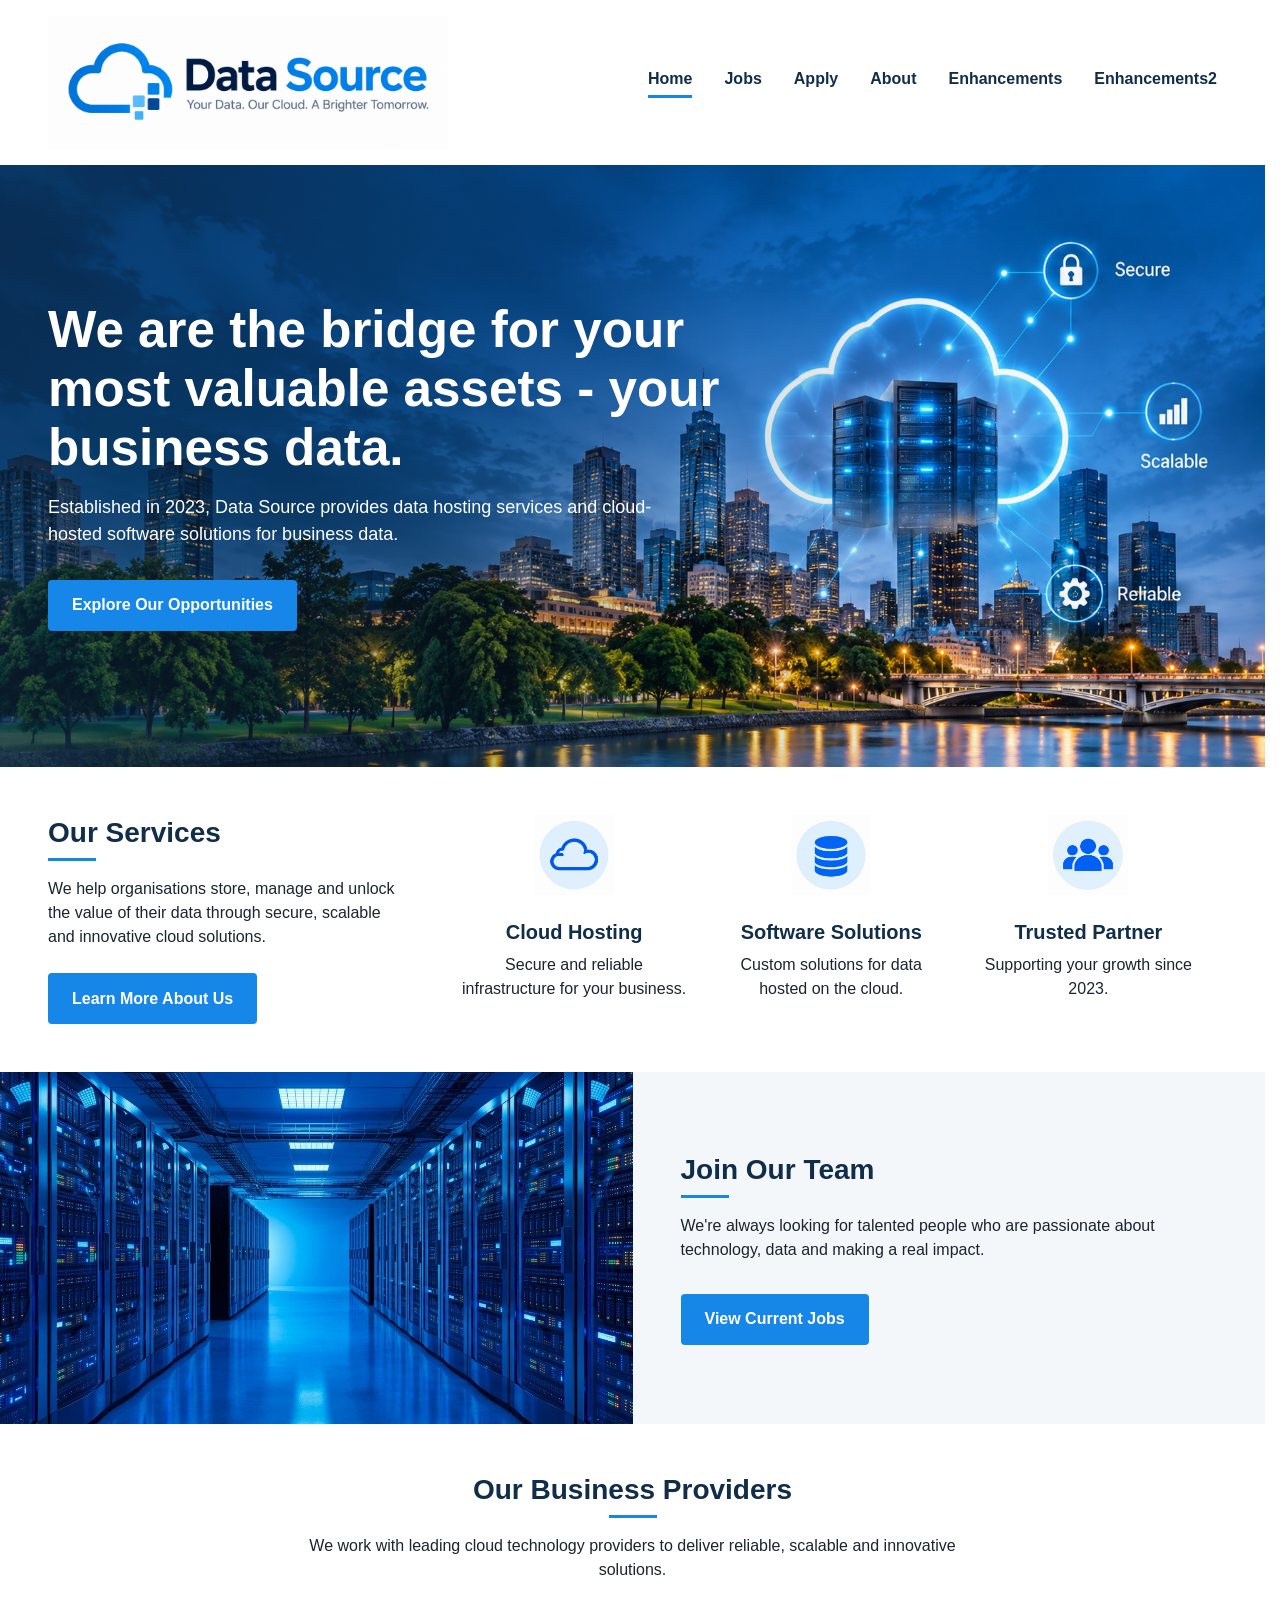
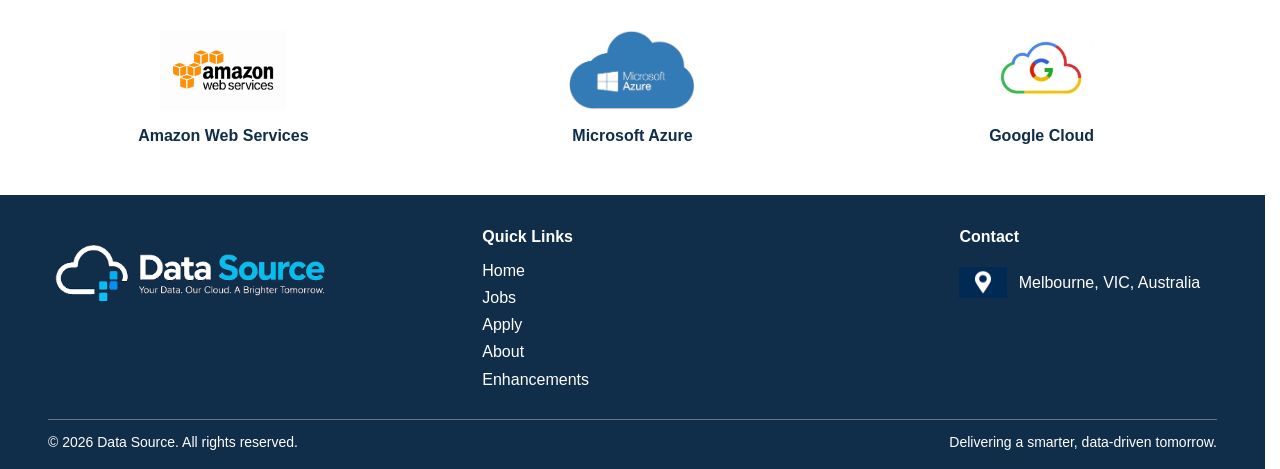
<file: index.html>
<!DOCTYPE html>
<html lang="en">

<head>
    <meta charset="UTF-8">
    <meta name="viewport" content="width=device-width, initial-scale=1.0">

    <meta name="description" content="Data Source provides data hosting and cloud software solutions for businesses.">

    <meta name="keywords" content="Data Source, cloud hosting, software solutions, business data">

    <meta name="author" content="Nikolaos Anestakis">

    <title>Home - Data Source</title>
    <link rel="icon" type="image/png" href="images/favicon.png">
    <link href="styles/style.css" rel="stylesheet">
    <script src="scripts/apply.js" defer></script>
    <script src="scripts/enhancements.js" defer></script>
<link rel="stylesheet" href="styles/hamburger.css?v=4504e7e9d7d9">
</head>

<body>

    <header class="site-header">

        <a href="index.html" class="site-brand">
            <img src="images/data-source-logo.png" alt="Data Source" class="site-logo">
        </a>

        <nav aria-label="Main navigation">
            <ul>
                <li>
                    <a href="index.html" class="active">Home</a>
                </li>

                <li>
                    <a href="jobs.html">Jobs</a>
                </li>

                <li>
                    <a href="apply.html">Apply</a>
                </li>

                <li>
                    <a href="about.html">About</a>
                </li>

                <li>
                    <a href="enhancements.html">Enhancements</a>
                </li>
<li><a href="enhancements2.html">Enhancements2</a></li>

            </ul>
        </nav>

    <button type="button" id="ds-menu-open" class="ds-menu-toggle" aria-label="Open navigation" aria-controls="ds-menu-drawer" aria-expanded="false"><span class="ds-menu-icon" aria-hidden="true"><span class="ds-menu-line ds-menu-top"></span><span class="ds-menu-line ds-menu-mid"></span><span class="ds-menu-line ds-menu-bottom"></span></span></button>
</header>
<dialog id="ds-menu-drawer" class="ds-menu-drawer" aria-labelledby="ds-menu-title">
<button type="button" id="ds-menu-close" class="ds-menu-toggle open" aria-label="Close navigation"><span class="ds-menu-icon" aria-hidden="true"><span class="ds-menu-line ds-menu-top"></span><span class="ds-menu-line ds-menu-mid"></span><span class="ds-menu-line ds-menu-bottom"></span></span></button>
<p id="ds-menu-title" class="ds-menu-heading">Data Source navigation</p>
<nav aria-label="Mobile navigation"><ul>
                <li>
                    <a href="index.html" class="active">Home</a>
                </li>

                <li>
                    <a href="jobs.html">Jobs</a>
                </li>

                <li>
                    <a href="apply.html">Apply</a>
                </li>

                <li>
                    <a href="about.html">About</a>
                </li>

                <li>
                    <a href="enhancements.html">Enhancements</a>
                </li>
<li><a href="enhancements2.html">Enhancements2</a></li>

            </ul></nav>
<p class="ds-menu-footer">Technology. People. Possibility.</p>
</dialog>


    <main>

        <section class="hero">

            <div class="hero-content">

                <h1>
                    We are the bridge for your most valuable assets - your business data.
                </h1>

                <p>
                    Established in 2023, Data Source provides data hosting services
                    and cloud-hosted software solutions for business data.
                </p>

                <a href="jobs.html" class="hero-cta">
                    Explore Our Opportunities
                </a>

            </div>

        </section>


        <section class="services">

            <div class="services-intro">

                <h2>Our Services</h2>

                <p>
                    We help organisations store, manage and unlock the value of their
                    data through secure, scalable and innovative cloud solutions.
                </p>

                <a href="about.html" class="services-cta">
                    Learn More About Us
                </a>

            </div>


            <article class="service-item">

                <img src="images/cloud.png" alt="Cloud hosting icon" class="service-icon">

                <h3>Cloud Hosting</h3>

                <p>
                    Secure and reliable infrastructure for your business.
                </p>

            </article>


            <article class="service-item">

                <img src="images/database.png" alt="Software solutions icon" class="service-icon">

                <h3>Software Solutions</h3>

                <p>
                    Custom solutions for data hosted on the cloud.
                </p>

            </article>


            <article class="service-item">

                <img src="images/people.png" alt="Trusted partner icon" class="service-icon">

                <h3>Trusted Partner</h3>

                <p>
                    Supporting your growth since 2023.
                </p>

            </article>

        </section>
        <section class="join-team">

            <div class="join-team-image">

                <img src="images/server-room.png" alt="Data centre server room">

            </div>

            <div class="join-team-content">

                <h2>Join Our Team</h2>

                <p>

                    We're always looking for talented people who are passionate

                    about technology, data and making a real impact.

                </p>

                <a href="jobs.html" class="join-team-cta">

                    View Current Jobs

                </a>

            </div>

        </section>

        <section class="cloud-providers">

            <h2>Our Business Providers</h2>

            <p>
                We work with leading cloud technology providers to deliver
                reliable, scalable and innovative solutions.
            </p>

            <div class="provider-list">

                <div class="provider">
                    <img src="images/aws.png" alt="Amazon Web Services">
                    <h3>Amazon Web Services</h3>
                </div>

                <div class="provider">
                    <img src="images/azure.png" alt="Microsoft Azure">
                    <h3>Microsoft Azure</h3>
                </div>

                <div class="provider">
                    <img src="images/google-cloud.jpg" alt="Google Cloud">
                    <h3>Google Cloud</h3>
                </div>

            </div>

        </section>

    </main>


    <footer class="site-footer">

        <div class="footer-content">

            <div class="footer-brand">

                <img src="images/data-source-logo-blue.png" alt="Data Source" class="footer-logo">

            </div>


            <div class="footer-links">

                <h2>Quick Links</h2>

                <ul>
                    <li>
                        <a href="index.html">Home</a>
                    </li>

                    <li>
                        <a href="jobs.html">Jobs</a>
                    </li>

                    <li>
                        <a href="apply.html">Apply</a>
                    </li>

                    <li>
                        <a href="about.html">About</a>
                    </li>

                    <li>
                        <a href="enhancements.html">Enhancements</a>
                    </li>
                </ul>

            </div>


            <div class="footer-contact">

                <h2>Contact</h2>

                <p>
                    <img src="images/icon-location-white.png" alt="" class="footer-icon">

                    Melbourne, VIC, Australia
                </p>

            </div>

        </div>


        <div class="footer-bottom">

            <p>
                &copy; 2026 Data Source. All rights reserved.
            </p>

            <p>
                Delivering a smarter, data-driven tomorrow.
            </p>

        </div>

    </footer>

</body>

</html>
</file>
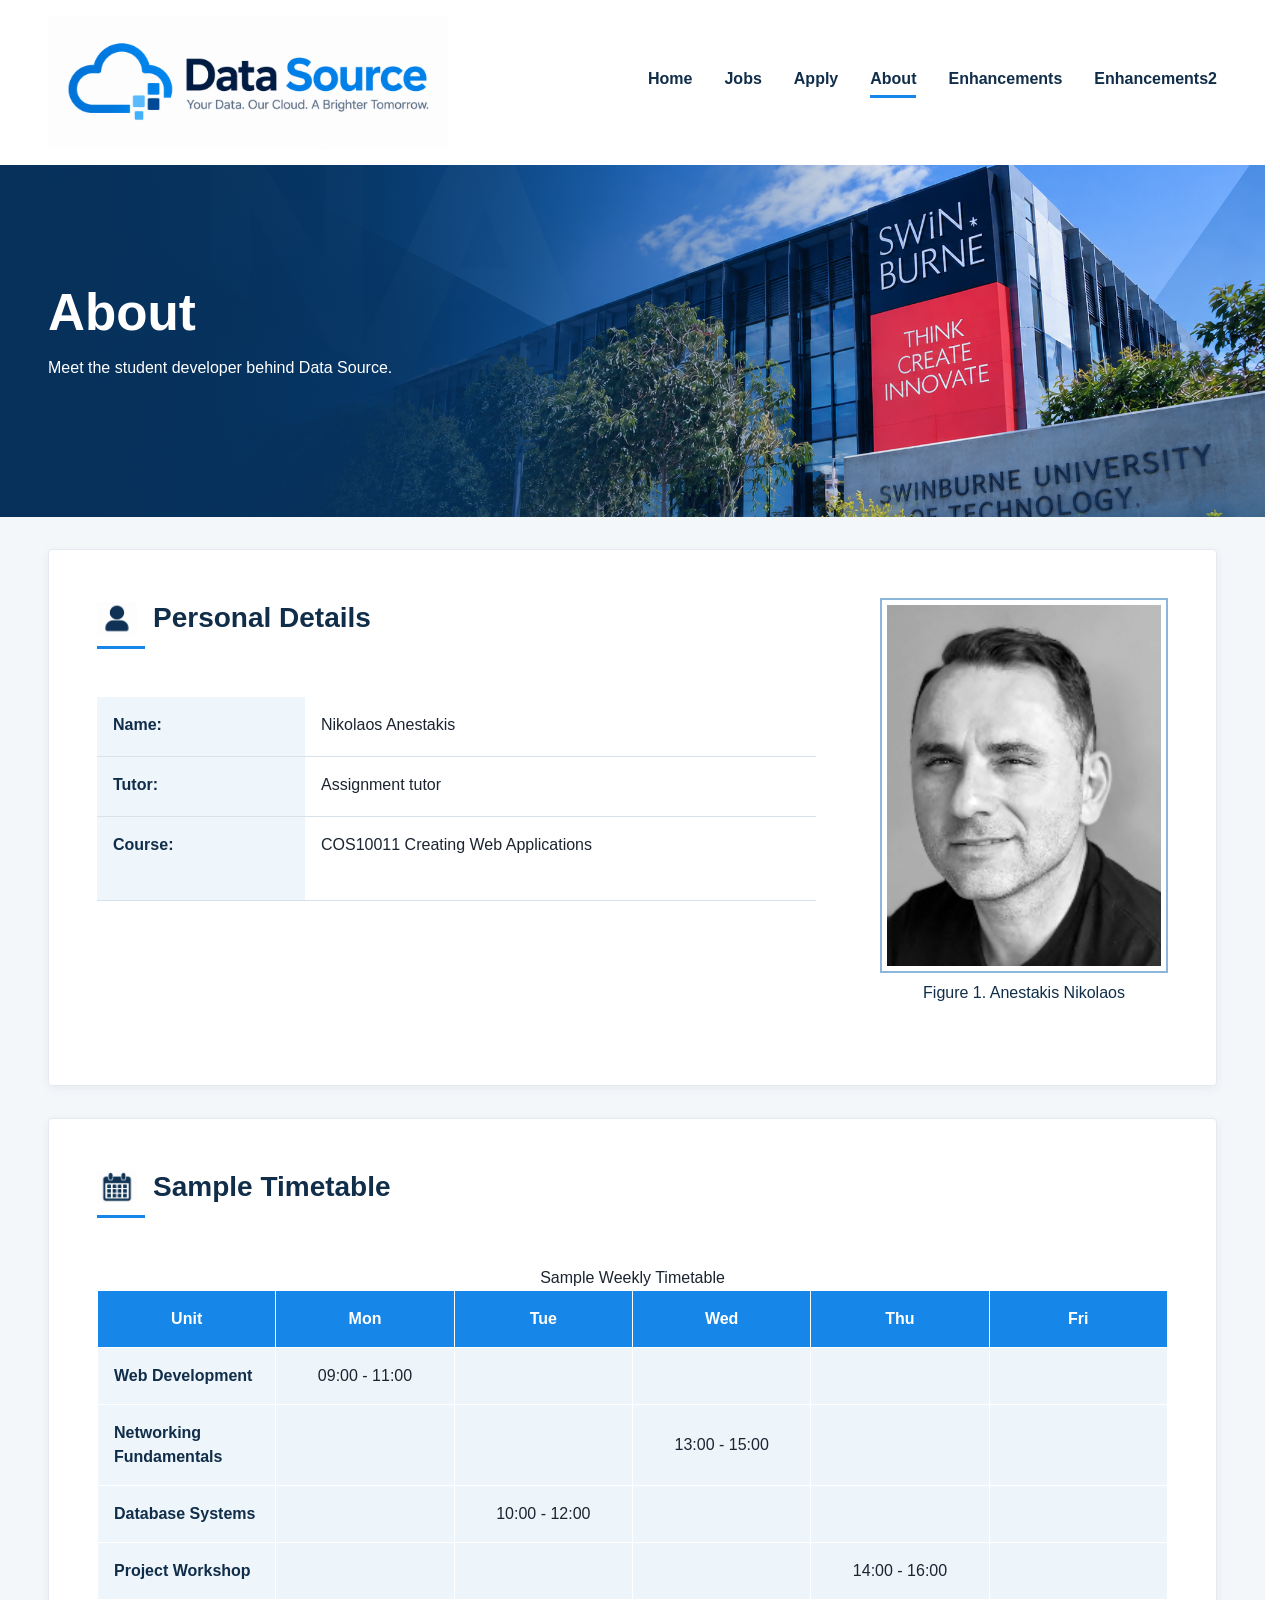
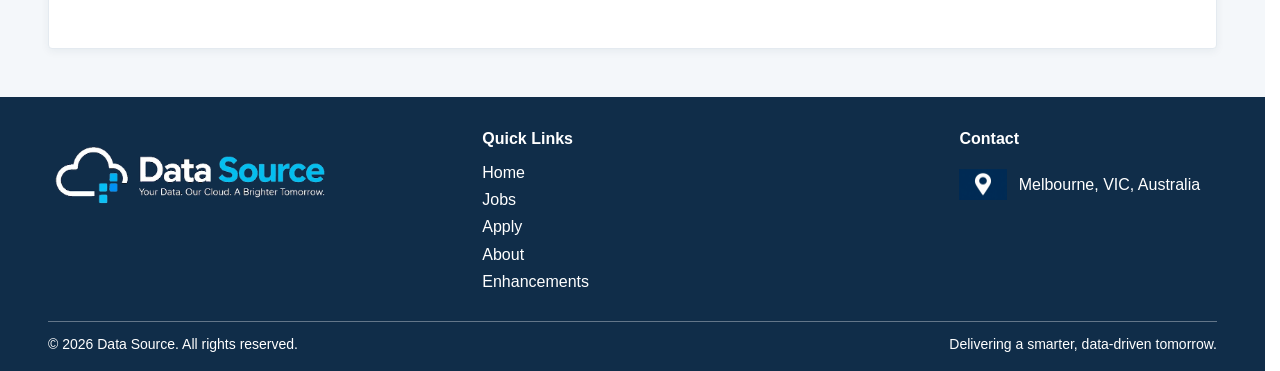
<file: about.html>
<!DOCTYPE html>
<html lang="en">

<head>
    <meta charset="UTF-8">
    <meta name="viewport" content="width=device-width, initial-scale=1.0">
    <meta name="description" content="Assignment1">
    <meta name="keywords" content="HTML5, CSS layout, Assignment1, Swinburne">
    <meta name="author" content="Nikolaos Anestakis">

    <link rel="icon" type="image/png" href="images/favicon.png">

    <title>About - Data Source</title>

    <link href="styles/style.css" rel="stylesheet">
    <script src="scripts/apply.js" defer></script>
    <script src="scripts/enhancements.js" defer></script>
<link rel="stylesheet" href="styles/hamburger.css?v=4504e7e9d7d9">
</head>

<body>

    <header class="site-header">

        <a href="index.html" class="site-brand">
            <img src="images/data-source-logo.png" alt="Data Source" class="site-logo">
        </a>

        <nav aria-label="Main navigation">

            <ul>
                <li>
                    <a href="index.html">Home</a>
                </li>

                <li>
                    <a href="jobs.html">Jobs</a>
                </li>

                <li>
                    <a href="apply.html">Apply</a>
                </li>

                <li>
                    <a href="about.html" class="active">About</a>
                </li>

                <li>
                    <a href="enhancements.html">Enhancements</a>
                </li>
<li><a href="enhancements2.html">Enhancements2</a></li>

            </ul>

        </nav>

    <button type="button" id="ds-menu-open" class="ds-menu-toggle" aria-label="Open navigation" aria-controls="ds-menu-drawer" aria-expanded="false"><span class="ds-menu-icon" aria-hidden="true"><span class="ds-menu-line ds-menu-top"></span><span class="ds-menu-line ds-menu-mid"></span><span class="ds-menu-line ds-menu-bottom"></span></span></button>
</header>
<dialog id="ds-menu-drawer" class="ds-menu-drawer" aria-labelledby="ds-menu-title">
<button type="button" id="ds-menu-close" class="ds-menu-toggle open" aria-label="Close navigation"><span class="ds-menu-icon" aria-hidden="true"><span class="ds-menu-line ds-menu-top"></span><span class="ds-menu-line ds-menu-mid"></span><span class="ds-menu-line ds-menu-bottom"></span></span></button>
<p id="ds-menu-title" class="ds-menu-heading">Data Source navigation</p>
<nav aria-label="Mobile navigation"><ul>
                <li>
                    <a href="index.html">Home</a>
                </li>

                <li>
                    <a href="jobs.html">Jobs</a>
                </li>

                <li>
                    <a href="apply.html">Apply</a>
                </li>

                <li>
                    <a href="about.html" class="active">About</a>
                </li>

                <li>
                    <a href="enhancements.html">Enhancements</a>
                </li>
<li><a href="enhancements2.html">Enhancements2</a></li>

            </ul></nav>
<p class="ds-menu-footer">Technology. People. Possibility.</p>
</dialog>


    <main class="site-main about-main">

        <!-- About Banner -->

        <section class="page-banner page-banner--about">

            <div class="container">

                <h1>About</h1>

                <p>
                    Meet the student developer behind Data Source.
                </p>

            </div>

        </section>


        <!-- Personal Details -->

        <section class="about-section about-details">

            <figure class="student-photo">

                <img src="images/student-nikolaos-anestakis.jpg" alt="Portrait of Nikolaos Anestakis">

                <figcaption>
                    Figure 1. Anestakis Nikolaos
                </figcaption>

            </figure>


            <h2 class="about-section-heading">

                <img src="images/icon-person-blue.png" alt="" class="about-section-icon">

                Personal Details

            </h2>


            <dl class="student-details">

                <dt>Name:</dt>

                <dd>
                    Nikolaos Anestakis
                </dd>


                <dt>Tutor:</dt>

                <dd>
                    Assignment tutor
                </dd>


                <dt>Course:</dt>

                <dd>
                    COS10011
                    Creating Web Applications
                </dd>

            </dl>

        </section>


        <!-- Timetable -->

        <section class="about-section about-timetable">

            <h2 class="about-section-heading">

                <img src="images/icon-calendar-blue.png" alt="" class="about-section-icon">

                Sample Timetable

            </h2>


            <table class="timetable">
                <caption>Sample Weekly Timetable</caption>

                <thead>

                    <tr>

                        <th scope="col">Unit</th>

                        <th scope="col">Mon</th>

                        <th scope="col">Tue</th>

                        <th scope="col">Wed</th>

                        <th scope="col">Thu</th>

                        <th scope="col">Fri</th>

                    </tr>

                </thead>


                <tbody>

                    <tr>

                        <th scope="row">Web Development</th>

                        <td>09:00 - 11:00</td>

                        <td></td>

                        <td></td>

                        <td></td>

                        <td></td>

                    </tr>


                    <tr>

                        <th scope="row">Networking Fundamentals</th>

                        <td></td>

                        <td></td>

                        <td>13:00 - 15:00</td>

                        <td></td>

                        <td></td>

                    </tr>


                    <tr>

                        <th scope="row">Database Systems</th>

                        <td></td>

                        <td>10:00 - 12:00</td>

                        <td></td>

                        <td></td>

                        <td></td>

                    </tr>


                    <tr>

                        <th scope="row">Project Workshop</th>

                        <td></td>

                        <td></td>

                        <td></td>

                        <td>14:00 - 16:00</td>

                        <td></td>

                    </tr>

                </tbody>

            </table>

        </section>


    </main>


    <footer class="site-footer">

        <div class="footer-content">

            <div class="footer-brand">

                <img src="images/data-source-logo-blue.png" alt="Data Source" class="footer-logo">

            </div>


            <div class="footer-links">

                <h2>Quick Links</h2>

                <ul>

                    <li>
                        <a href="index.html">Home</a>
                    </li>

                    <li>
                        <a href="jobs.html">Jobs</a>
                    </li>

                    <li>
                        <a href="apply.html">Apply</a>
                    </li>

                    <li>
                        <a href="about.html">About</a>
                    </li>

                    <li>
                        <a href="enhancements.html">Enhancements</a>
                    </li>

                </ul>

            </div>


            <div class="footer-contact">

                <h2>Contact</h2>

                <p>

                    <img src="images/icon-location-white.png" alt="" class="footer-icon">

                    Melbourne, VIC, Australia

                </p>

            </div>

        </div>


        <div class="footer-bottom">

            <p>
                &copy; 2026 Data Source. All rights reserved.
            </p>

            <p>
                Delivering a smarter, data-driven tomorrow.
            </p>

        </div>

    </footer>

</body>

</html>
</file>
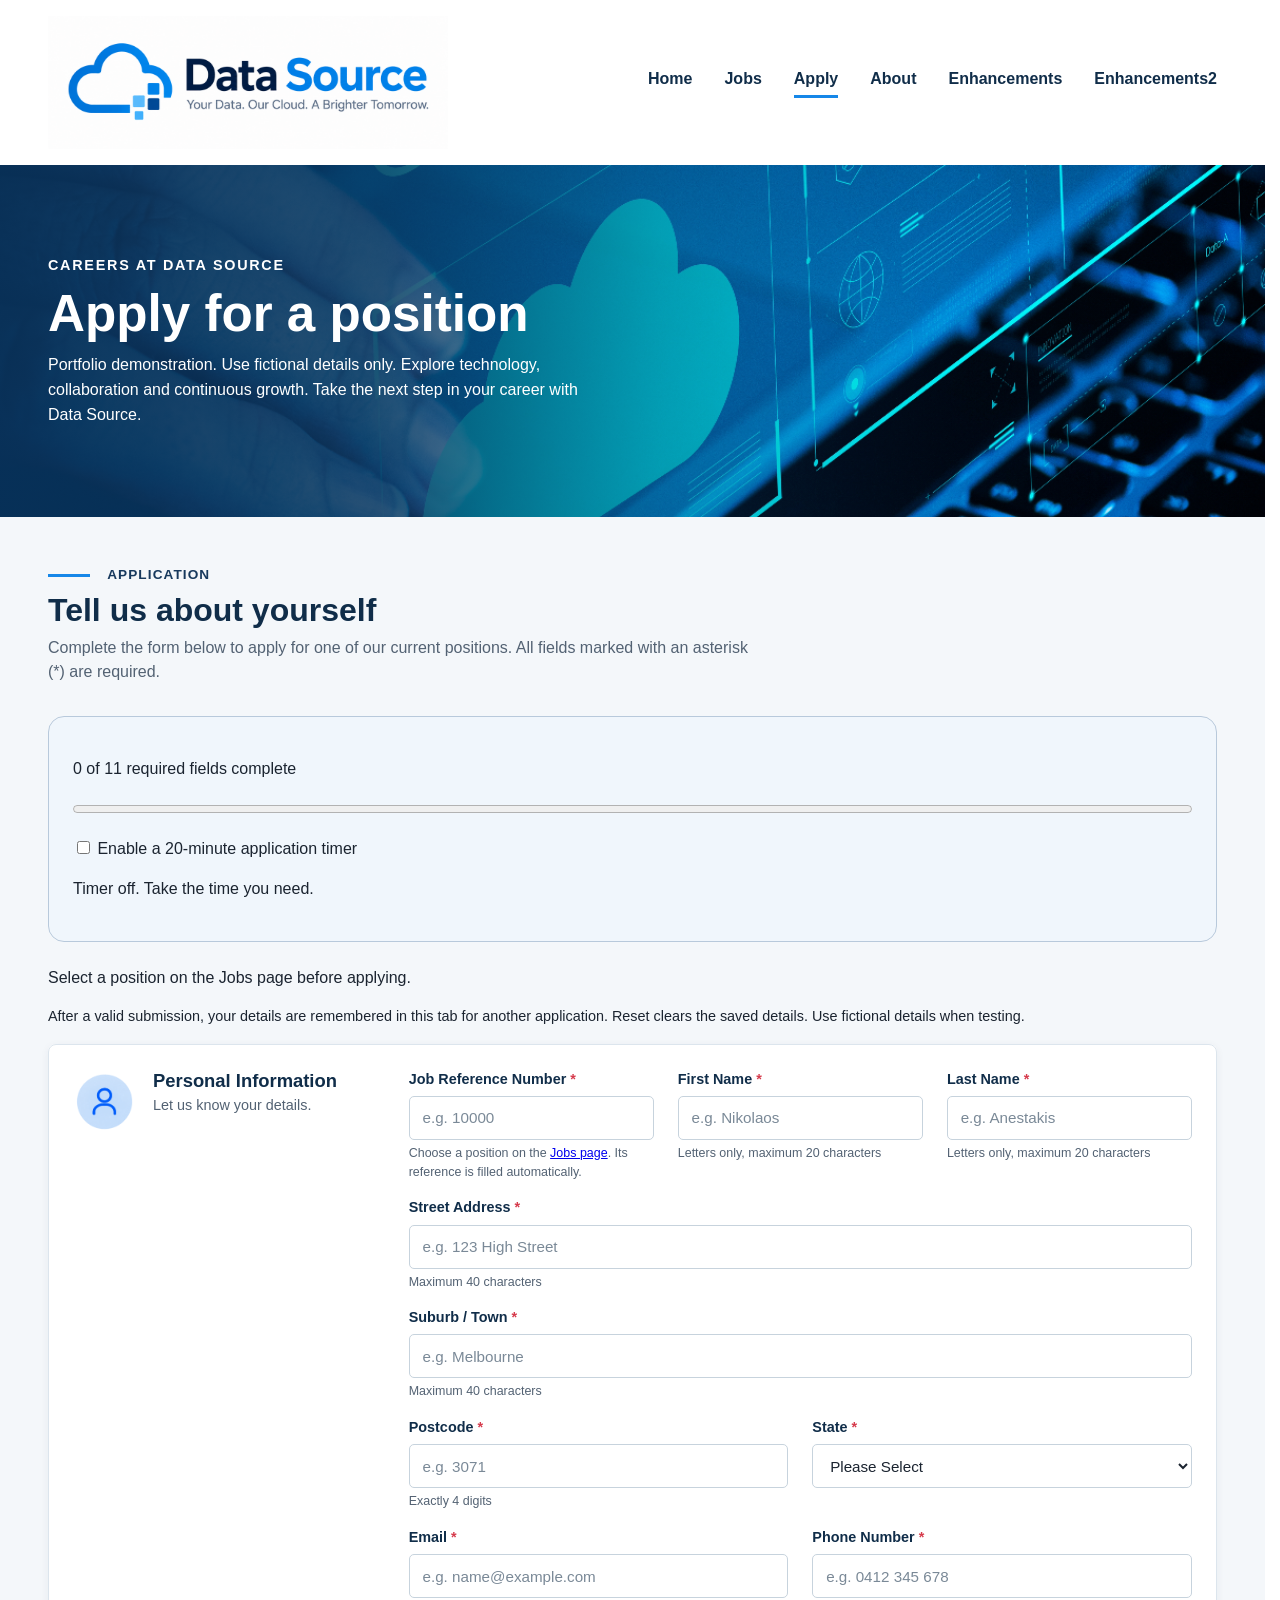
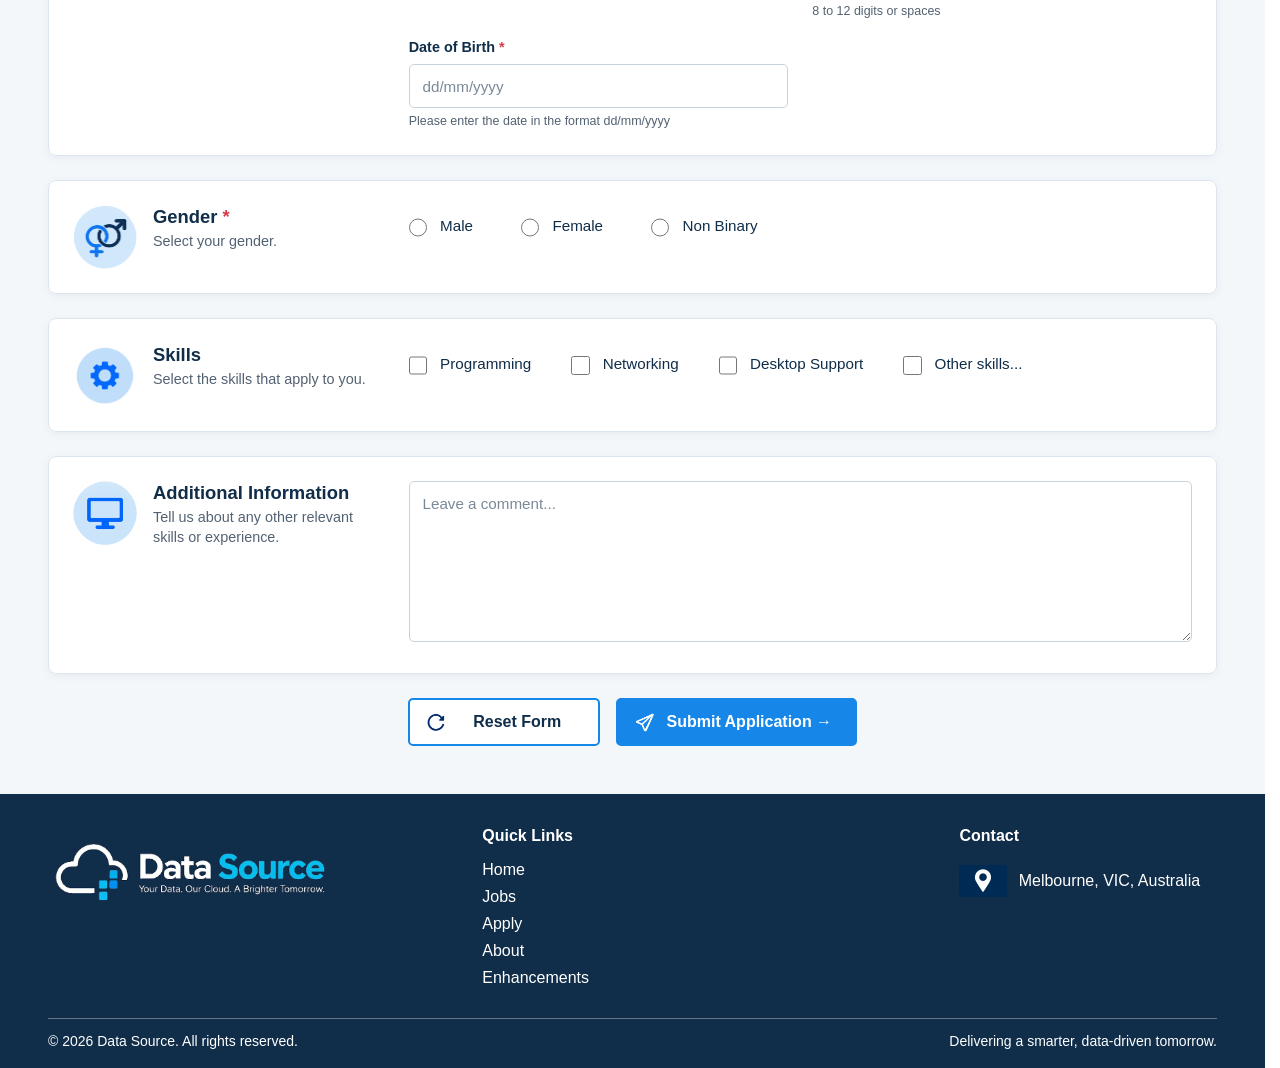
<file: apply.html>
<!DOCTYPE html>
<html lang="en">

<head>
    <meta charset="UTF-8">
    <meta name="viewport" content="width=device-width, initial-scale=1.0">

    <meta name="description" content="Apply for career opportunities with Data Source.">
    <meta name="keywords" content="Data Source, careers, jobs, cloud technology, IT jobs">
    <meta name="author" content="Nikolaos Anestakis">

    <title>Apply | Data Source</title>

    <link rel="stylesheet" href="styles/style.css">
    <script src="scripts/apply.js" defer></script>
    <script src="scripts/enhancements.js" defer></script>
<link rel="stylesheet" href="styles/hamburger.css?v=4504e7e9d7d9">
</head>

<body>

    <!-- =========================================
         SITE HEADER
         ========================================= -->

    <header class="site-header">

        <a href="index.html" class="site-brand">
            <img src="images/data-source-logo.png" alt="Data Source" class="site-logo">
        </a>

        <nav aria-label="Main navigation">

            <ul>

                <li>
                    <a href="index.html">Home</a>
                </li>

                <li>
                    <a href="jobs.html">Jobs</a>
                </li>

                <li>
                    <a href="apply.html" class="active" aria-current="page">
                        Apply
                    </a>
                </li>

                <li>
                    <a href="about.html">About</a>
                </li>

                <li>
                    <a href="enhancements.html">Enhancements</a>
                </li>
<li><a href="enhancements2.html">Enhancements2</a></li>

            </ul>

        </nav>

    <button type="button" id="ds-menu-open" class="ds-menu-toggle" aria-label="Open navigation" aria-controls="ds-menu-drawer" aria-expanded="false"><span class="ds-menu-icon" aria-hidden="true"><span class="ds-menu-line ds-menu-top"></span><span class="ds-menu-line ds-menu-mid"></span><span class="ds-menu-line ds-menu-bottom"></span></span></button>
</header>
<dialog id="ds-menu-drawer" class="ds-menu-drawer" aria-labelledby="ds-menu-title">
<button type="button" id="ds-menu-close" class="ds-menu-toggle open" aria-label="Close navigation"><span class="ds-menu-icon" aria-hidden="true"><span class="ds-menu-line ds-menu-top"></span><span class="ds-menu-line ds-menu-mid"></span><span class="ds-menu-line ds-menu-bottom"></span></span></button>
<p id="ds-menu-title" class="ds-menu-heading">Data Source navigation</p>
<nav aria-label="Mobile navigation"><ul>

                <li>
                    <a href="index.html">Home</a>
                </li>

                <li>
                    <a href="jobs.html">Jobs</a>
                </li>

                <li>
                    <a href="apply.html" class="active" aria-current="page">
                        Apply
                    </a>
                </li>

                <li>
                    <a href="about.html">About</a>
                </li>

                <li>
                    <a href="enhancements.html">Enhancements</a>
                </li>
<li><a href="enhancements2.html">Enhancements2</a></li>

            </ul></nav>
<p class="ds-menu-footer">Technology. People. Possibility.</p>
</dialog>


    <!-- =========================================
         MAIN CONTENT
         ========================================= -->

    <main class="site-main apply-main">


        <!-- =====================================
             APPLY BANNER
             ===================================== -->

        <section class="page-banner page-banner--apply">

            <div class="container">

                <p class="banner-label">
                    Careers at Data Source
                </p>

                <h1>Apply for a position</h1>

                <p class="banner-description">
                    Portfolio demonstration. Use fictional details only. Explore technology, collaboration and
                    continuous growth. Take the next step in your career
                    with Data Source.
                </p>

            </div>

        </section>


        <!-- =====================================
             APPLICATION SECTION
             ===================================== -->

        <section class="application-section">

            <div class="container">


                <!-- =============================
                     APPLICATION INTRO
                     ============================= -->

                <header class="application-intro">

                    <p class="section-label">
                        Application
                    </p>

                    <h2>Tell us about yourself</h2>

                    <p>
                        Complete the form below to apply for one of our
                        current positions. All fields marked with an
                        asterisk (<span class="required">*</span>) are required.
                    </p>

                </header>


                <aside class="application-tools" aria-label="Application assistance">
<p id="progress-caption">Application completion</p>
<progress id="application-progress" value="0" max="1" aria-labelledby="progress-caption"></progress>
<label><input type="checkbox" id="enable-timer"> Enable a 20-minute application timer</label>
<p id="timer-clock">Timer off. Take the time you need.</p>
<div id="timer-warning" role="alert" hidden>One minute remaining. Extend your time or turn off the timer to continue.
<button id="extend-timer" type="button" class="button button-secondary">Add 20 minutes</button></div>
</aside>
<p id="application-status" role="status" tabindex="-1"></p>
<p class="storage-notice">After a valid submission, your details are remembered in this tab for another application. Reset clears the saved details. Use fictional details when testing.</p>
<noscript><p>Enable JavaScript to select a job, validate your application and use session autofill.</p></noscript>
<form id="application-form" class="application-form" method="get" action="apply.html" data-submission="demo">
<div id="error-summary" class="error-summary" role="alert" tabindex="-1" hidden></div>
<div id="demo-outcome" class="demo-outcome" role="status" tabindex="-1" hidden></div>


                    <!-- =============================
                         PERSONAL INFORMATION
                         ============================= -->

                    <fieldset class="form-card">

                        <legend class="visually-hidden">
                            Personal Information
                        </legend>


                        <!-- =========================
                             CARD HEADING
                             ========================= -->

                        <div class="form-card-heading">

                            <img src="images/icon-person-apply.png" alt="" class="form-card-icon">

                            <div class="form-card-title">

                                <h2>
                                    Personal Information
                                </h2>

                                <p>
                                    Let us know your details.
                                </p>

                            </div>

                        </div>


                        <!-- =========================
                             PERSONAL DETAILS FIELDS
                             ========================= -->

                        <div class="form-card-content">


                            <!-- =====================
                                 FIRST ROW
                                 ===================== -->

                            <div class="form-row form-row-three">


                                <!-- Job Reference -->

                                <div class="form-group">

                                    <label for="jobReference">
                                        Job Reference Number <span class="required">*</span>
                                    </label>

                                    <input type="text" id="jobReference" name="jobReference" readonly maxlength="5"
                                        pattern="[A-Za-z0-9]{5}" placeholder="e.g. 10000"
                                        title="Enter exactly 5 letters and/or numbers" required>

                                    <small>
                                        Choose a position on the <a href="jobs.html">Jobs page</a>. Its reference is filled automatically.
                                    </small>

                                </div>


                                <!-- First Name -->

                                <div class="form-group">

                                    <label for="firstName">
                                        First Name <span class="required">*</span>
                                    </label>

                                    <input type="text" id="firstName" name="firstName" maxlength="20"
                                        pattern="[A-Za-z]{1,20}" placeholder="e.g. Nikolaos"
                                        title="Enter alphabetic characters only" required>

                                    <small>
                                        Letters only, maximum 20 characters
                                    </small>

                                </div>


                                <!-- Last Name -->

                                <div class="form-group">

                                    <label for="lastName">
                                        Last Name <span class="required">*</span>
                                    </label>

                                    <input type="text" id="lastName" name="lastName" maxlength="20"
                                        pattern="[A-Za-z]{1,20}" placeholder="e.g. Anestakis"
                                        title="Enter alphabetic characters only" required>

                                    <small>
                                        Letters only, maximum 20 characters
                                    </small>

                                </div>

                            </div>


                            <!-- =====================
                                 STREET ADDRESS
                                 ===================== -->

                            <div class="form-row">

                                <div class="form-group form-full">

                                    <label for="streetAddress">
                                        Street Address <span class="required">*</span>
                                    </label>

                                    <input type="text" id="streetAddress" name="streetAddress" maxlength="40"
                                        placeholder="e.g. 123 High Street" required>

                                    <small>
                                        Maximum 40 characters
                                    </small>

                                </div>

                            </div>


                            <!-- =====================
                                 SUBURB / TOWN
                                 ===================== -->

                            <div class="form-row">

                                <div class="form-group form-full">

                                    <label for="suburbTown">
                                        Suburb / Town <span class="required">*</span>
                                    </label>

                                    <input type="text" id="suburbTown" name="suburbTown" maxlength="40"
                                        placeholder="e.g. Melbourne" required>

                                    <small>
                                        Maximum 40 characters
                                    </small>

                                </div>

                            </div>


                            <!-- =====================
                                 POSTCODE AND STATE
                                 ===================== -->

                            <div class="form-row">

                                <div class="form-group">

                                    <label for="postcode">
                                        Postcode <span class="required">*</span>
                                    </label>

                                    <input type="text" id="postcode" name="postcode" maxlength="4" pattern="[0-9]{4}"
                                        placeholder="e.g. 3071" title="Enter exactly 4 digits" required>

                                    <small>
                                        Exactly 4 digits
                                    </small>

                                </div>


                                <div class="form-group">

                                    <label for="state">
                                        State <span class="required">*</span>
                                    </label>

                                    <select id="state" name="state" required>

                                        <option value="" selected disabled>
                                            Please Select
                                        </option>

                                        <option value="VIC">VIC</option>
                                        <option value="NSW">NSW</option>
                                        <option value="QLD">QLD</option>
                                        <option value="NT">NT</option>
                                        <option value="WA">WA</option>
                                        <option value="SA">SA</option>
                                        <option value="TAS">TAS</option>
                                        <option value="ACT">ACT</option>

                                    </select>

                                </div>

                            </div>


                            <!-- =====================
                                 EMAIL AND PHONE
                                 ===================== -->

                            <div class="form-row">

                                <div class="form-group">

                                    <label for="email">
                                        Email <span class="required">*</span>
                                    </label>

                                    <input type="email" id="email" name="email" placeholder="e.g. name@example.com"
                                        required>

                                </div>


                                <div class="form-group">

                                    <label for="phone">
                                        Phone Number <span class="required">*</span>
                                    </label>

                                    <input type="tel" id="phone" name="phone" minlength="8" maxlength="12"
                                        pattern="[0-9 ]{8,12}" placeholder="e.g. 0412 345 678"
                                        title="Enter 8 to 12 digits or spaces" required>

                                    <small>
                                        8 to 12 digits or spaces
                                    </small>

                                </div>

                            </div>


                            <!-- =====================
                                 DATE OF BIRTH
                                 ===================== -->

                            <div class="form-row">

                                <div class="form-group">

                                    <label for="dateOfBirth">
                                        Date of Birth <span class="required">*</span>
                                    </label>

                                    <input type="text" id="dateOfBirth" name="dateOfBirth" maxlength="10"
                                        placeholder="dd/mm/yyyy"
                                        pattern="(0[1-9]|[12][0-9]|3[01])/(0[1-9]|1[0-2])/[0-9]{4}"
                                        title="Enter your date of birth in dd/mm/yyyy format" required>

                                    <small>
                                        Please enter the date in the format
                                        dd/mm/yyyy
                                    </small>

                                </div>

                            </div>

                        </div>

                    </fieldset>


                    <!-- =============================
                         GENDER
                         ============================= -->

                    <fieldset class="form-card form-card-compact">

                        <legend class="visually-hidden">
                            Gender
                        </legend>


                        <!-- Card Heading -->

                        <div class="form-card-heading">

                            <img src="images/icon-gender-apply.png" alt="" class="form-card-icon">

                            <div class="form-card-title">

                                <h2>
                                    Gender <span class="required">*</span>
                                </h2>

                                <p>
                                    Select your gender.
                                </p>

                            </div>

                        </div>


                        <!-- Gender Options -->

                        <div class="form-card-content form-options">

                            <label>

                                <input id="gender-male" type="radio" name="gender" value="Male" required>

                                Male

                            </label>


                            <label>

                                <input id="gender-female" type="radio" name="gender" value="Female">

                                Female

                            </label>


                            <label>

                                <input id="gender-non-binary" type="radio" name="gender" value="Non Binary">

                                Non Binary

                            </label>

                        </div>

                    </fieldset>


                    <!-- =============================
                         SKILLS
                         ============================= -->

                    <fieldset class="form-card form-card-compact">

                        <legend class="visually-hidden">
                            Skills
                        </legend>


                        <!-- Card Heading -->

                        <div class="form-card-heading">

                            <img src="images/icon-skills-apply.png" alt="" class="form-card-icon">

                            <div class="form-card-title">

                                <h2>
                                    Skills
                                </h2>

                                <p>
                                    Select the skills that apply to you.
                                </p>

                            </div>

                        </div>


                        <!-- Skills Options -->

                        <div class="form-card-content form-options skills-options">

                            <label>

                                <input type="checkbox" name="programming" value="Programming">

                                Programming

                            </label>


                            <label>

                                <input type="checkbox" name="networking" value="Networking">

                                Networking

                            </label>


                            <label>

                                <input type="checkbox" name="desktopSupport" value="Desktop Support">

                                Desktop Support

                            </label>


                            <label>

                                <input type="checkbox" name="otherSkillsSelected" value="Other skills">

                                Other skills...

                            </label>

                        </div>

                    </fieldset>


                    <!-- =============================
                         ADDITIONAL INFORMATION
                         ============================= -->

                    <fieldset class="form-card">

                        <legend class="visually-hidden">
                            Additional Information
                        </legend>


                        <!-- Card Heading -->

                        <div class="form-card-heading">

                            <img src="images/icon-additional-information.png" alt="" class="form-card-icon">

                            <div class="form-card-title">

                                <h2>
                                    Additional Information
                                </h2>

                                <p>
                                    Tell us about any other relevant
                                    skills or experience.
                                </p>

                            </div>

                        </div>


                        <!-- Additional Information -->

                        <div class="form-card-content">

                            <div class="form-group">

                                <label for="otherSkills" class="visually-hidden">
                                    Other skills
                                </label>

                                <textarea id="otherSkills" name="otherSkills" rows="6" cols="50"
                                    placeholder="Leave a comment..."></textarea>

                            </div>

                        </div>

                    </fieldset>


                    <!-- =============================
                         FORM ACTIONS
                         ============================= -->

                    <div class="form-actions">


                        <!--
                            Reset icon generated through CSS.

                            File:
                            images/icon-reset-blue.png
                        -->

                        <button type="reset" class="button button-secondary button-reset">
                            Reset Form
                        </button>


                        <!--
                            Apply icon generated through CSS.

                            File:
                            styles/images/icon-apply.png
                        -->

                        <button type="submit" disabled class="button button-primary button-apply">
                            Submit Application
                        </button>

                    </div>

                </form>

            </div>

        </section>

    </main>


    <!-- =========================================
         SITE FOOTER
         ========================================= -->

    <footer class="site-footer">

        <div class="footer-content">


            <!-- Footer Brand -->

            <div class="footer-brand">

                <a href="index.html" class="site-brand">

                    <img src="images/data-source-logo-blue.png" alt="Data Source" class="footer-logo">

                </a>

            </div>


            <!-- Quick Links -->

            <section class="footer-links">

                <h2>Quick Links</h2>

                <ul>

                    <li>
                        <a href="index.html">Home</a>
                    </li>

                    <li>
                        <a href="jobs.html">Jobs</a>
                    </li>

                    <li>
                        <a href="apply.html">Apply</a>
                    </li>

                    <li>
                        <a href="about.html">About</a>
                    </li>

                    <li>
                        <a href="enhancements.html">
                            Enhancements
                        </a>
                    </li>

                </ul>

            </section>


            <!-- Contact -->

            <div class="footer-contact">

                <h2>Contact</h2>

                <p>

                    <img src="images/icon-location-white.png" alt="" class="footer-icon">

                    Melbourne, VIC, Australia

                </p>

            </div>

        </div>


        <!-- Footer Bottom -->

        <div class="footer-bottom">

            <p>
                &copy; 2026 Data Source. All rights reserved.
            </p>

            <p>
                Delivering a smarter, data-driven tomorrow.
            </p>

        </div>

    </footer>

</body>

</html>
</file>
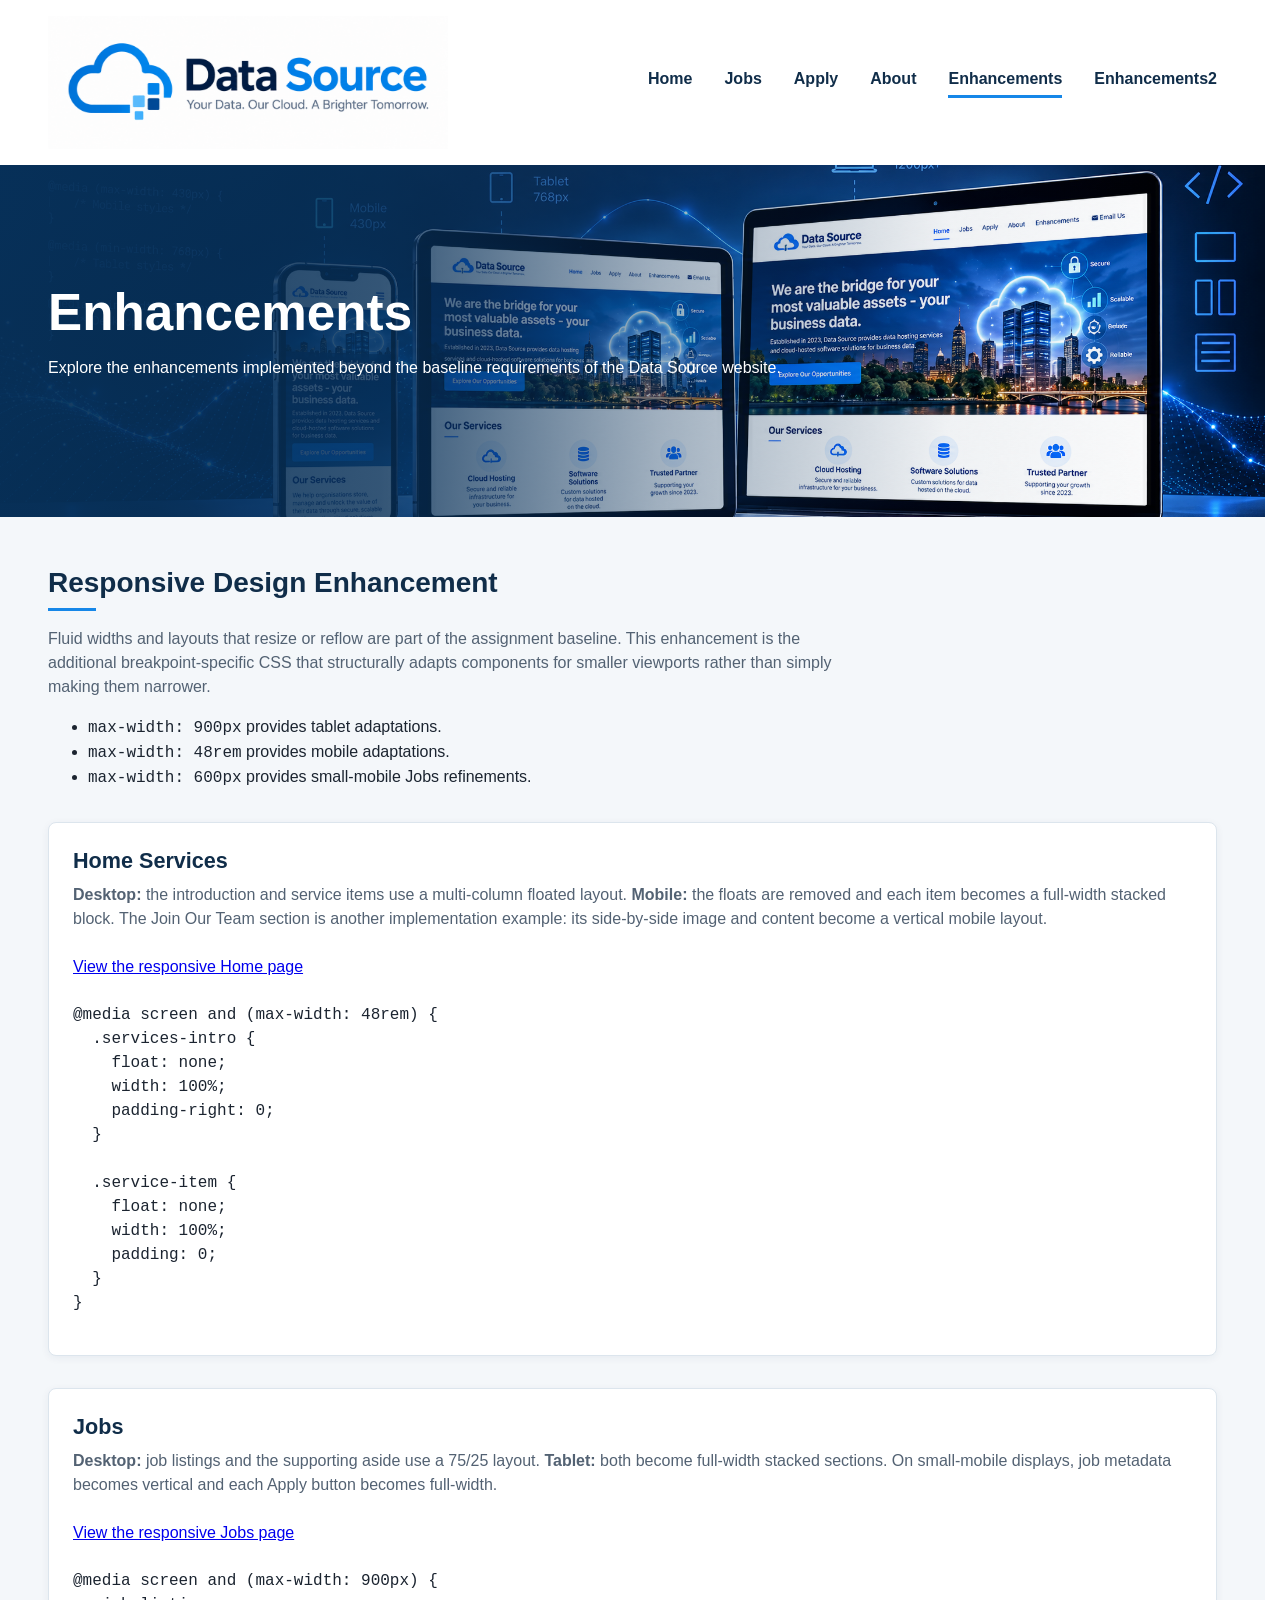
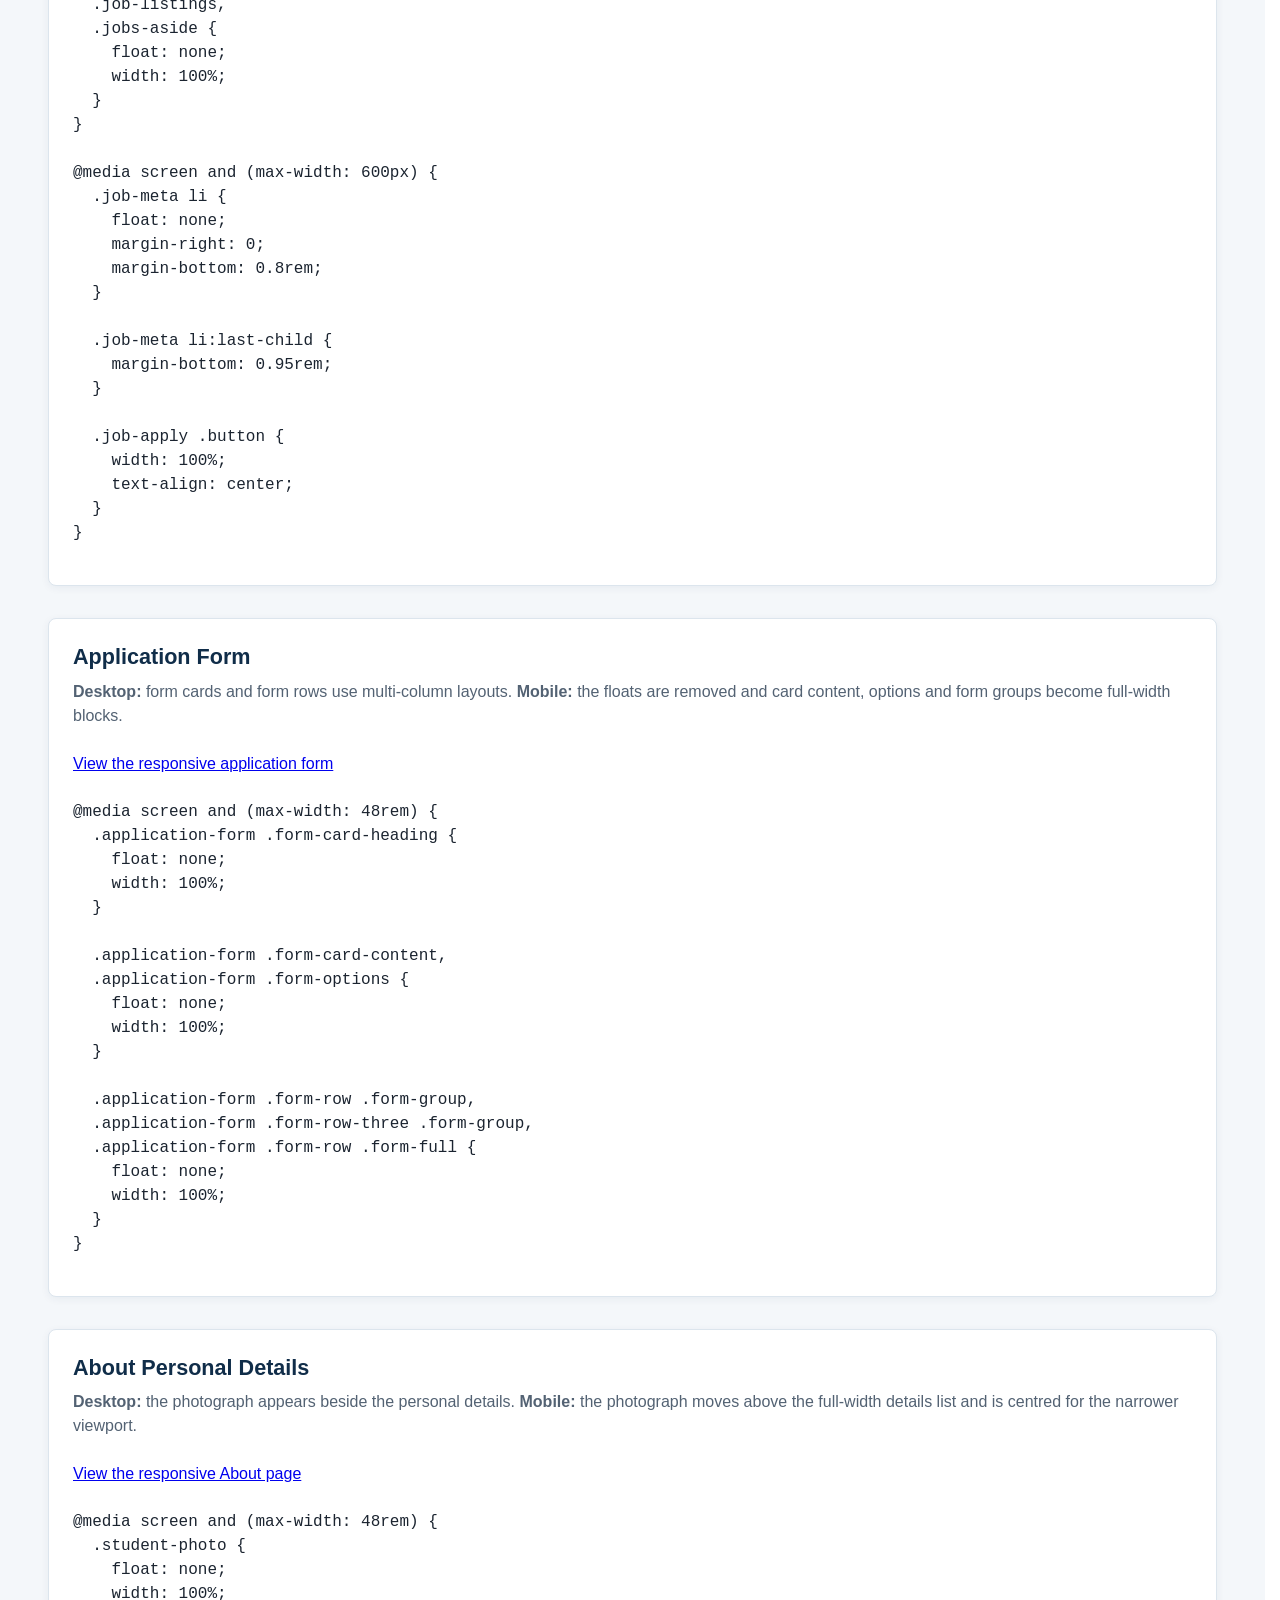
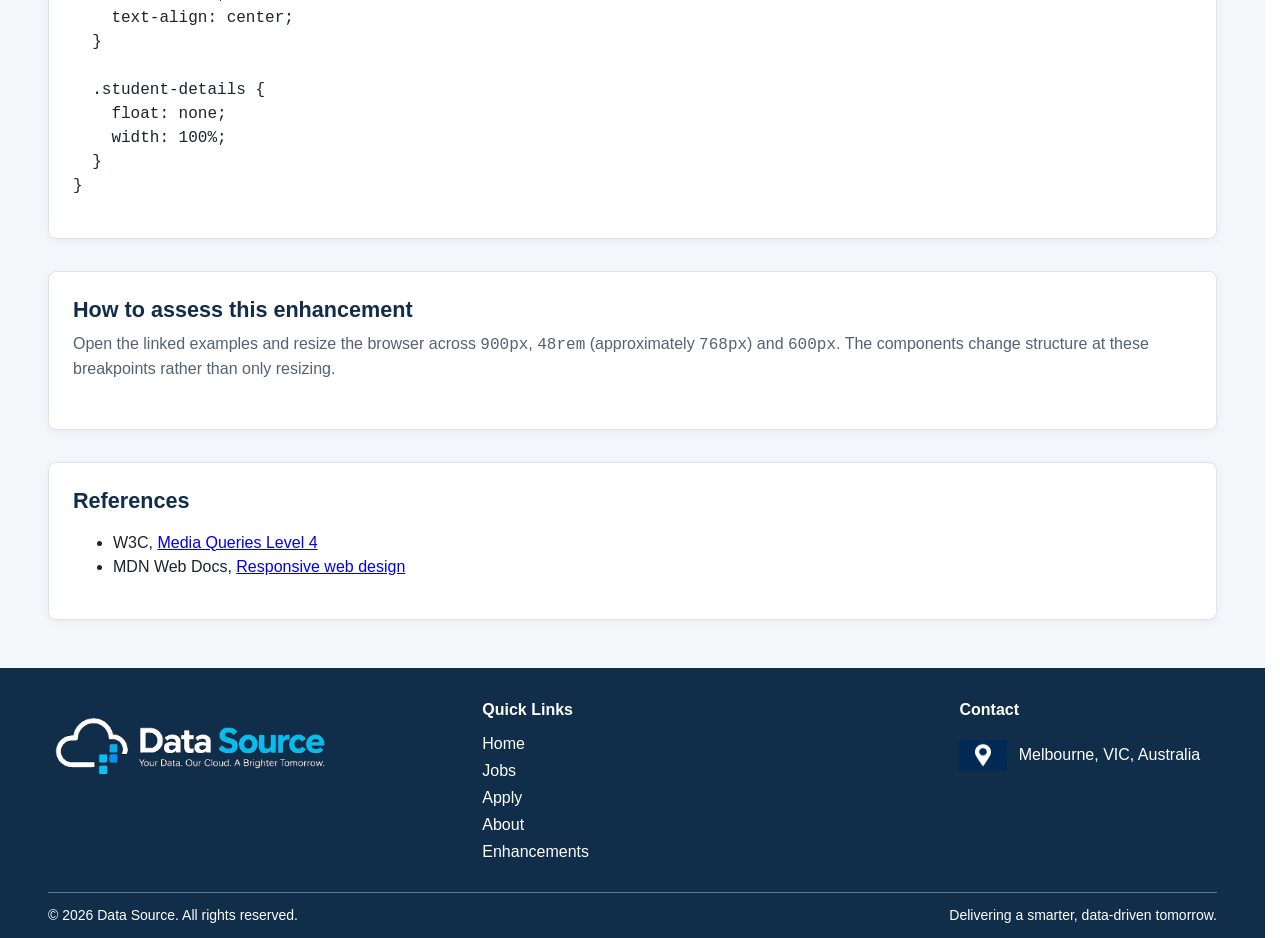
<file: enhancements.html>
<!DOCTYPE html>
<html lang="en">

<head>
    <meta charset="UTF-8">
    <meta name="viewport" content="width=device-width, initial-scale=1.0">

    <meta name="description"
        content="Responsive design enhancement for the Data Source Assignment 1 website.">

    <meta name="keywords" content="HTML5, CSS, responsive design, accessibility, Data Source, Swinburne">

    <meta name="author" content="Nikolaos Anestakis">

    <title>Enhancements - Data Source</title>

    <link href="styles/style.css" rel="stylesheet">
    <script src="scripts/apply.js" defer></script>
    <script src="scripts/enhancements.js" defer></script>
<link rel="stylesheet" href="styles/hamburger.css?v=4504e7e9d7d9">
</head>

<body>

    <!-- =====================================================
         GLOBAL SITE HEADER
         Contains the Data Source branding and primary navigation.
         Shared across all pages of the website.
         ===================================================== -->

    <header class="site-header">

        <a href="index.html" class="site-brand">
            <img src="images/data-source-logo.png" alt="Data Source" class="site-logo">
        </a>

        <!-- Primary website navigation -->
        <nav aria-label="Main navigation">

            <ul>
                <li>
                    <a href="index.html">Home</a>
                </li>

                <li>
                    <a href="jobs.html">Jobs</a>
                </li>

                <li>
                    <a href="apply.html">Apply</a>
                </li>

                <li>
                    <a href="about.html">About</a>
                </li>

                <li>
                    <a href="enhancements.html" class="active">
                        Enhancements
                    </a>
                </li>
<li><a href="enhancements2.html">Enhancements2</a></li>

            </ul>

        </nav>

    <button type="button" id="ds-menu-open" class="ds-menu-toggle" aria-label="Open navigation" aria-controls="ds-menu-drawer" aria-expanded="false"><span class="ds-menu-icon" aria-hidden="true"><span class="ds-menu-line ds-menu-top"></span><span class="ds-menu-line ds-menu-mid"></span><span class="ds-menu-line ds-menu-bottom"></span></span></button>
</header>
<dialog id="ds-menu-drawer" class="ds-menu-drawer" aria-labelledby="ds-menu-title">
<button type="button" id="ds-menu-close" class="ds-menu-toggle open" aria-label="Close navigation"><span class="ds-menu-icon" aria-hidden="true"><span class="ds-menu-line ds-menu-top"></span><span class="ds-menu-line ds-menu-mid"></span><span class="ds-menu-line ds-menu-bottom"></span></span></button>
<p id="ds-menu-title" class="ds-menu-heading">Data Source navigation</p>
<nav aria-label="Mobile navigation"><ul>
                <li>
                    <a href="index.html">Home</a>
                </li>

                <li>
                    <a href="jobs.html">Jobs</a>
                </li>

                <li>
                    <a href="apply.html">Apply</a>
                </li>

                <li>
                    <a href="about.html">About</a>
                </li>

                <li>
                    <a href="enhancements.html" class="active">
                        Enhancements
                    </a>
                </li>
<li><a href="enhancements2.html">Enhancements2</a></li>

            </ul></nav>
<p class="ds-menu-footer">Technology. People. Possibility.</p>
</dialog>


    <!-- =====================================================
         MAIN PAGE CONTENT
         Documents enhancements implemented beyond the baseline
         requirements of the Data Source website.
         ===================================================== -->

    <main>

        <!-- =================================================
             ENHANCEMENTS PAGE BANNER
             Introduces the purpose of the enhancements page.
             The background image is supplied through the
             enhancements banner rule in style.css.
             ================================================= -->

        <section class="page-banner page-banner--enhancements">

            <div class="container">

                <h1>Enhancements</h1>

                <p>
                    Explore the enhancements implemented beyond the baseline
                    requirements of the Data Source website.
                </p>

            </div>

        </section>


        <!-- =================================================
             RESPONSIVE DESIGN ENHANCEMENT
             Full-width section provides the page background.
             The nested container constrains the content width
             and maintains the shared website gutters.
             ================================================= -->

        <section id="responsive-design">

            <div class="container">

                <header class="enhancement-intro">

                    <h2>Responsive Design Enhancement</h2>

                    <p>
                        Fluid widths and layouts that resize or reflow are part of the assignment baseline.
                        This enhancement is the additional breakpoint-specific CSS that structurally adapts
                        components for smaller viewports rather than simply making them narrower.
                    </p>

                    <ul>
                        <li><code>max-width: 900px</code> provides tablet adaptations.</li>
                        <li><code>max-width: 48rem</code> provides mobile adaptations.</li>
                        <li><code>max-width: 600px</code> provides small-mobile Jobs refinements.</li>
                    </ul>

                </header>


                <section class="enhancement-device">

                    <h3>Home Services</h3>

                    <p>
                        <strong>Desktop:</strong> the introduction and service items use a multi-column
                        floated layout. <strong>Mobile:</strong> the floats are removed and each item becomes
                        a full-width stacked block. The Join Our Team section is another implementation
                        example: its side-by-side image and content become a vertical mobile layout.
                    </p>

                    <p>
                        <a href="index.html">View the responsive Home page</a>
                    </p>

                    <pre><code>@media screen and (max-width: 48rem) {
  .services-intro {
    float: none;
    width: 100%;
    padding-right: 0;
  }

  .service-item {
    float: none;
    width: 100%;
    padding: 0;
  }
}</code></pre>

                </section>


                <section class="enhancement-device">

                    <h3>Jobs</h3>

                    <p>
                        <strong>Desktop:</strong> job listings and the supporting aside use a 75/25 layout.
                        <strong>Tablet:</strong> both become full-width stacked sections. On small-mobile
                        displays, job metadata becomes vertical and each Apply button becomes full-width.
                    </p>

                    <p>
                        <a href="jobs.html">View the responsive Jobs page</a>
                    </p>

                    <pre><code>@media screen and (max-width: 900px) {
  .job-listings,
  .jobs-aside {
    float: none;
    width: 100%;
  }
}

@media screen and (max-width: 600px) {
  .job-meta li {
    float: none;
    margin-right: 0;
    margin-bottom: 0.8rem;
  }

  .job-meta li:last-child {
    margin-bottom: 0.95rem;
  }

  .job-apply .button {
    width: 100%;
    text-align: center;
  }
}</code></pre>

                </section>


                <section class="enhancement-device">

                    <h3>Application Form</h3>

                    <p>
                        <strong>Desktop:</strong> form cards and form rows use multi-column layouts.
                        <strong>Mobile:</strong> the floats are removed and card content, options and form
                        groups become full-width blocks.
                    </p>

                    <p>
                        <a href="apply.html#application-form">View the responsive application form</a>
                    </p>

                    <pre><code>@media screen and (max-width: 48rem) {
  .application-form .form-card-heading {
    float: none;
    width: 100%;
  }

  .application-form .form-card-content,
  .application-form .form-options {
    float: none;
    width: 100%;
  }

  .application-form .form-row .form-group,
  .application-form .form-row-three .form-group,
  .application-form .form-row .form-full {
    float: none;
    width: 100%;
  }
}</code></pre>

                </section>


                <section class="enhancement-device">

                    <h3>About Personal Details</h3>

                    <p>
                        <strong>Desktop:</strong> the photograph appears beside the personal details.
                        <strong>Mobile:</strong> the photograph moves above the full-width details list and
                        is centred for the narrower viewport.
                    </p>

                    <p>
                        <a href="about.html">View the responsive About page</a>
                    </p>

                    <pre><code>@media screen and (max-width: 48rem) {
  .student-photo {
    float: none;
    width: 100%;
    text-align: center;
  }

  .student-details {
    float: none;
    width: 100%;
  }
}</code></pre>

                </section>


                <section class="enhancement-device">

                    <h3>How to assess this enhancement</h3>

                    <p>
                        Open the linked examples and resize the browser across <code>900px</code>,
                        <code>48rem</code> (approximately <code>768px</code>) and <code>600px</code>.
                        The components change structure at these breakpoints rather than only resizing.
                    </p>

                </section>


                <section class="enhancement-device">

                    <h3>References</h3>

                    <ul>
                        <li>
                            W3C,
                            <a href="https://www.w3.org/TR/mediaqueries-4/" target="_blank" rel="noopener">Media Queries Level 4</a>
                        </li>
                        <li>
                            MDN Web Docs,
                            <a href="https://developer.mozilla.org/en-US/docs/Learn_web_development/Core/CSS_layout/Responsive_Design" target="_blank" rel="noopener">Responsive web design</a>
                        </li>
                    </ul>

                </section>

            </div>

        </section>

    </main>


    <!-- =====================================================
         GLOBAL SITE FOOTER
         Provides shared branding, navigation shortcuts and
         contact information across the Data Source website.
         ===================================================== -->

    <footer class="site-footer">

        <div class="footer-content">

            <!-- Data Source footer branding -->
            <div class="footer-brand">

                <img src="images/data-source-logo-blue.png" alt="Data Source" class="footer-logo">

            </div>


            <!-- Secondary navigation links -->
            <div class="footer-links">

                <h2>Quick Links</h2>

                <ul>
                    <li>
                        <a href="index.html">Home</a>
                    </li>

                    <li>
                        <a href="jobs.html">Jobs</a>
                    </li>

                    <li>
                        <a href="apply.html">Apply</a>
                    </li>

                    <li>
                        <a href="about.html">About</a>
                    </li>

                    <li>
                        <a href="enhancements.html">
                            Enhancements
                        </a>
                    </li>
                </ul>

            </div>


            <!-- Contact information -->
            <div class="footer-contact">

                <h2>Contact</h2>

                <p>
                    <img src="images/icon-location-white.png" alt="" class="footer-icon">

                    Melbourne, VIC, Australia
                </p>

            </div>

        </div>


        <!-- Copyright and site tagline -->
        <div class="footer-bottom">

            <p>
                &copy; 2026 Data Source. All rights reserved.
            </p>

            <p>
                Delivering a smarter, data-driven tomorrow.
            </p>

        </div>

    </footer>

</body>

</html>
</file>
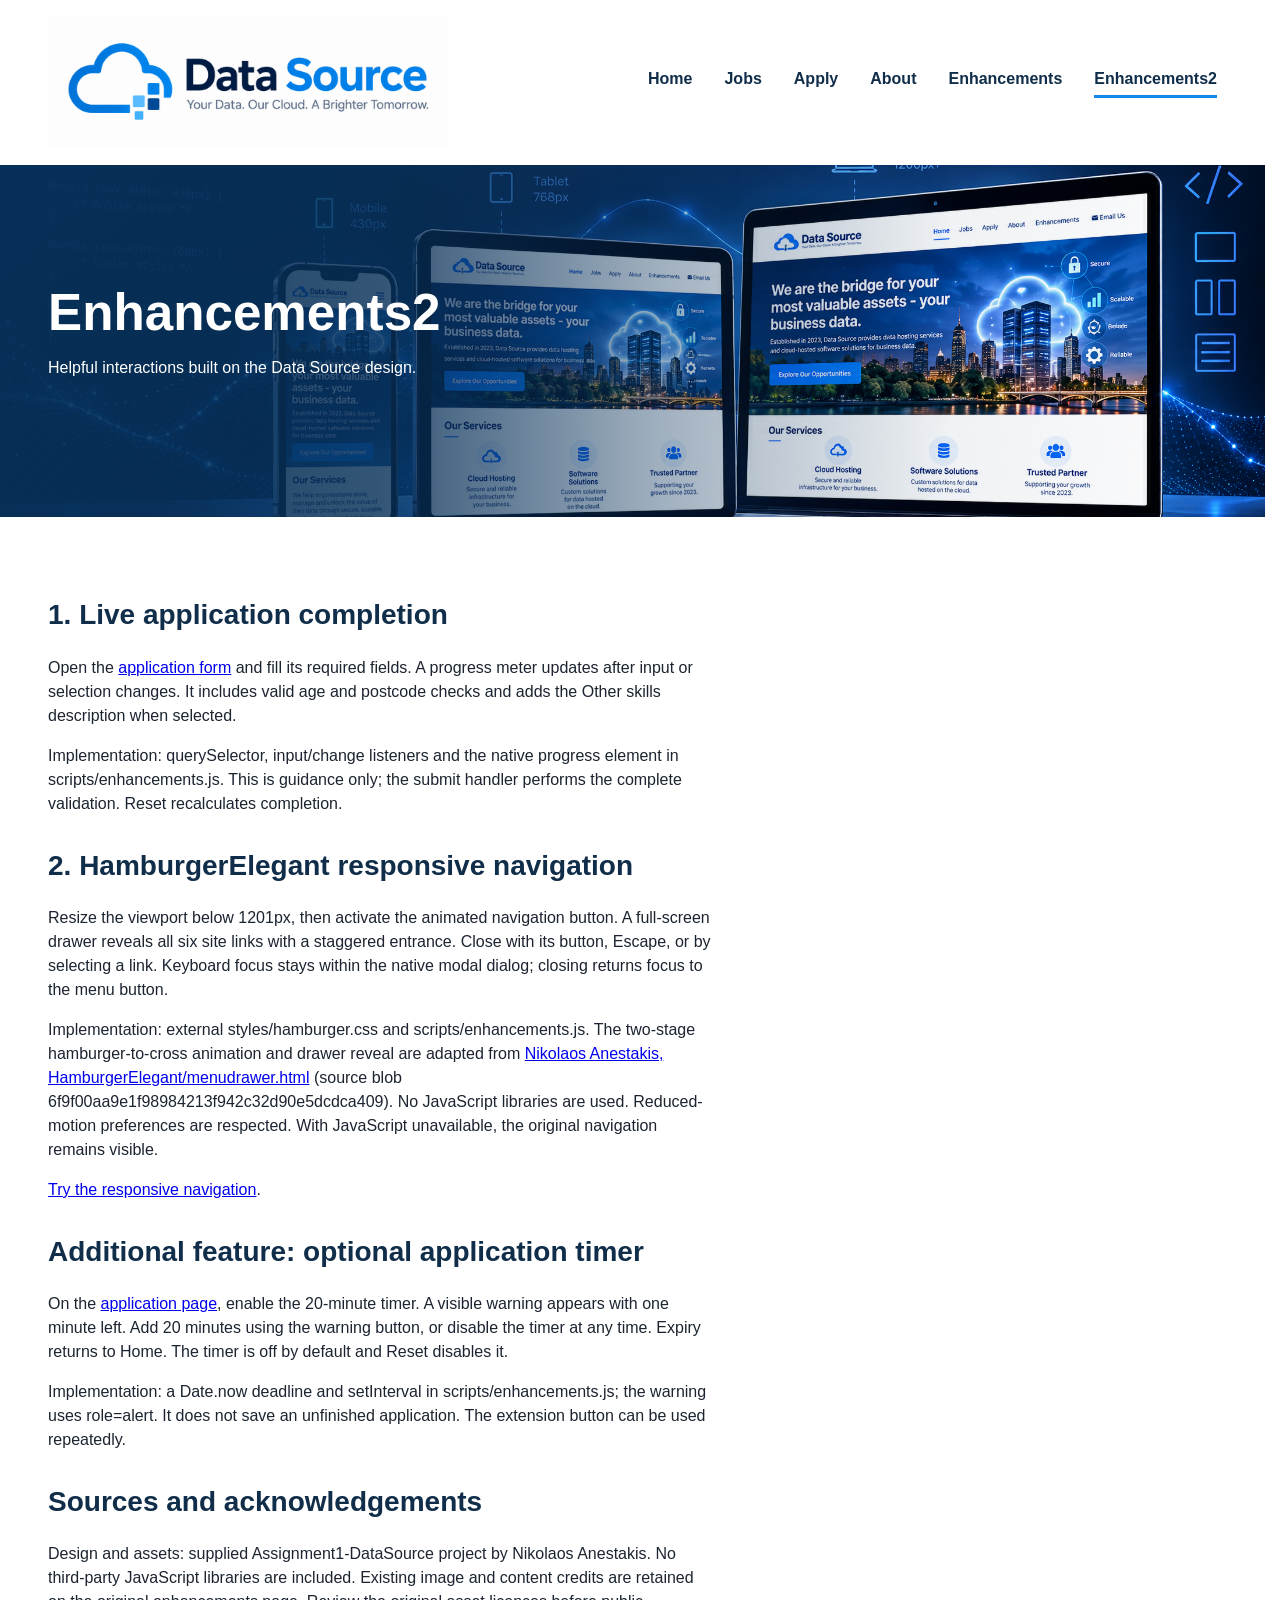
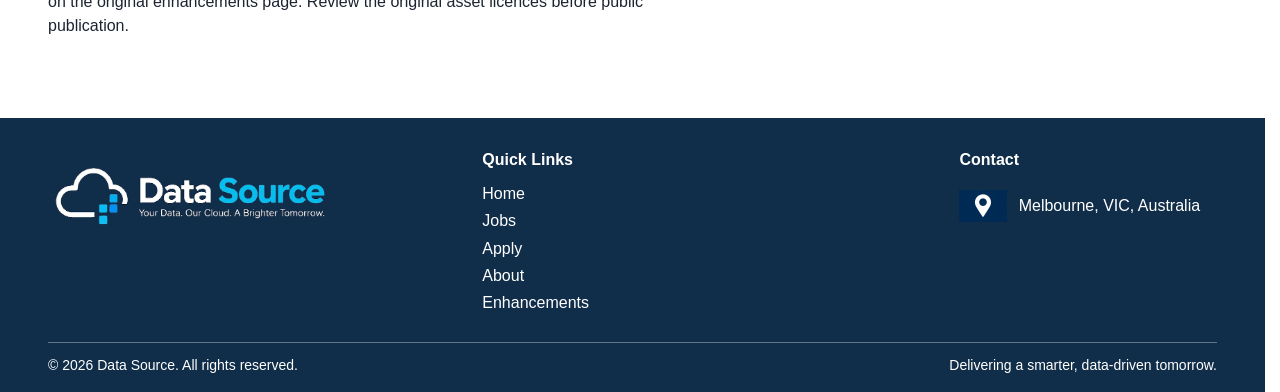
<file: enhancements2.html>
<!DOCTYPE html>
<html lang="en">

<head>
    <meta charset="UTF-8">
    <meta name="viewport" content="width=device-width, initial-scale=1.0">

    <meta name="description" content="Data Source provides data hosting and cloud software solutions for businesses.">

    <meta name="keywords" content="Data Source, cloud hosting, software solutions, business data">

    <meta name="author" content="Nikolaos Anestakis">

    <title>Enhancements2 | Data Source</title>
    <link rel="icon" type="image/png" href="images/favicon.png">
    <link href="styles/style.css" rel="stylesheet">
    <script src="scripts/apply.js" defer></script>
    <script src="scripts/enhancements.js" defer></script>
<link rel="stylesheet" href="styles/hamburger.css?v=4504e7e9d7d9">
</head>

<body>

    <header class="site-header">

        <a href="index.html" class="site-brand">
            <img src="images/data-source-logo.png" alt="Data Source" class="site-logo">
        </a>

        <nav aria-label="Main navigation">
            <ul>
                <li>
                    <a href="index.html">Home</a>
                </li>

                <li>
                    <a href="jobs.html">Jobs</a>
                </li>

                <li>
                    <a href="apply.html">Apply</a>
                </li>

                <li>
                    <a href="about.html">About</a>
                </li>

                <li>
                    <a href="enhancements.html">Enhancements</a>
                </li>
<li><a href="enhancements2.html" class="active" aria-current="page">Enhancements2</a></li>

            </ul>
        </nav>

    <button type="button" id="ds-menu-open" class="ds-menu-toggle" aria-label="Open navigation" aria-controls="ds-menu-drawer" aria-expanded="false"><span class="ds-menu-icon" aria-hidden="true"><span class="ds-menu-line ds-menu-top"></span><span class="ds-menu-line ds-menu-mid"></span><span class="ds-menu-line ds-menu-bottom"></span></span></button>
</header>
<dialog id="ds-menu-drawer" class="ds-menu-drawer" aria-labelledby="ds-menu-title">
<button type="button" id="ds-menu-close" class="ds-menu-toggle open" aria-label="Close navigation"><span class="ds-menu-icon" aria-hidden="true"><span class="ds-menu-line ds-menu-top"></span><span class="ds-menu-line ds-menu-mid"></span><span class="ds-menu-line ds-menu-bottom"></span></span></button>
<p id="ds-menu-title" class="ds-menu-heading">Data Source navigation</p>
<nav aria-label="Mobile navigation"><ul>
                <li>
                    <a href="index.html">Home</a>
                </li>

                <li>
                    <a href="jobs.html">Jobs</a>
                </li>

                <li>
                    <a href="apply.html">Apply</a>
                </li>

                <li>
                    <a href="about.html">About</a>
                </li>

                <li>
                    <a href="enhancements.html">Enhancements</a>
                </li>
<li><a href="enhancements2.html" class="active" aria-current="page">Enhancements2</a></li>

            </ul></nav>
<p class="ds-menu-footer">Technology. People. Possibility.</p>
</dialog>


    <main class="site-main">
<section class="page-banner page-banner--enhancements"><div class="container"><h1>Enhancements2</h1><p>Helpful interactions built on the Data Source design.</p></div></section>
<section class="container enhancement-document" aria-label="Enhancement documentation">
<article><h2>1. Live application completion</h2><p>Open the <a href="apply.html#application-progress">application form</a> and fill its required fields. A progress meter updates after input or selection changes. It includes valid age and postcode checks and adds the Other skills description when selected.</p><p>Implementation: querySelector, input/change listeners and the native progress element in scripts/enhancements.js. This is guidance only; the submit handler performs the complete validation. Reset recalculates completion.</p></article>
<article><h2>2. HamburgerElegant responsive navigation</h2><p>Resize the viewport below 1201px, then activate the animated navigation button. A full-screen drawer reveals all six site links with a staggered entrance. Close with its button, Escape, or by selecting a link. Keyboard focus stays within the native modal dialog; closing returns focus to the menu button.</p><p>Implementation: external styles/hamburger.css and scripts/enhancements.js. The two-stage hamburger-to-cross animation and drawer reveal are adapted from <a href="https://github.com/NikolaosAnestakis/HamburgerElegant/blob/main/menudrawer.html">Nikolaos Anestakis, HamburgerElegant/menudrawer.html</a> (source blob 6f9f00aa9e1f98984213f942c32d90e5dcdca409).  No JavaScript libraries are used. Reduced-motion preferences are respected. With JavaScript unavailable, the original navigation remains visible.</p><p><a href="index.html#ds-menu-open">Try the responsive navigation</a>.</p></article><article><h2>Additional feature: optional application timer</h2><p>On the <a href="apply.html#enable-timer">application page</a>, enable the 20-minute timer. A visible warning appears with one minute left. Add 20 minutes using the warning button, or disable the timer at any time. Expiry returns to Home. The timer is off by default and Reset disables it.</p><p>Implementation: a Date.now deadline and setInterval in scripts/enhancements.js; the warning uses role=alert. It does not save an unfinished application. The extension button can be used repeatedly.</p></article>
<article><h2>Sources and acknowledgements</h2><p>Design and assets: supplied Assignment1-DataSource project by Nikolaos Anestakis.  No third-party JavaScript libraries are included. Existing image and content credits are retained on the original enhancements page. Review the original asset licences before public publication.</p></article>
</section></main>


    <footer class="site-footer">

        <div class="footer-content">

            <div class="footer-brand">

                <img src="images/data-source-logo-blue.png" alt="Data Source" class="footer-logo">

            </div>


            <div class="footer-links">

                <h2>Quick Links</h2>

                <ul>
                    <li>
                        <a href="index.html">Home</a>
                    </li>

                    <li>
                        <a href="jobs.html">Jobs</a>
                    </li>

                    <li>
                        <a href="apply.html">Apply</a>
                    </li>

                    <li>
                        <a href="about.html">About</a>
                    </li>

                    <li>
                        <a href="enhancements.html">Enhancements</a>
                    </li>
                </ul>

            </div>


            <div class="footer-contact">

                <h2>Contact</h2>

                <p>
                    <img src="images/icon-location-white.png" alt="" class="footer-icon">

                    Melbourne, VIC, Australia
                </p>

            </div>

        </div>


        <div class="footer-bottom">

            <p>
                &copy; 2026 Data Source. All rights reserved.
            </p>

            <p>
                Delivering a smarter, data-driven tomorrow.
            </p>

        </div>

    </footer>

</body>

</html>
</file>
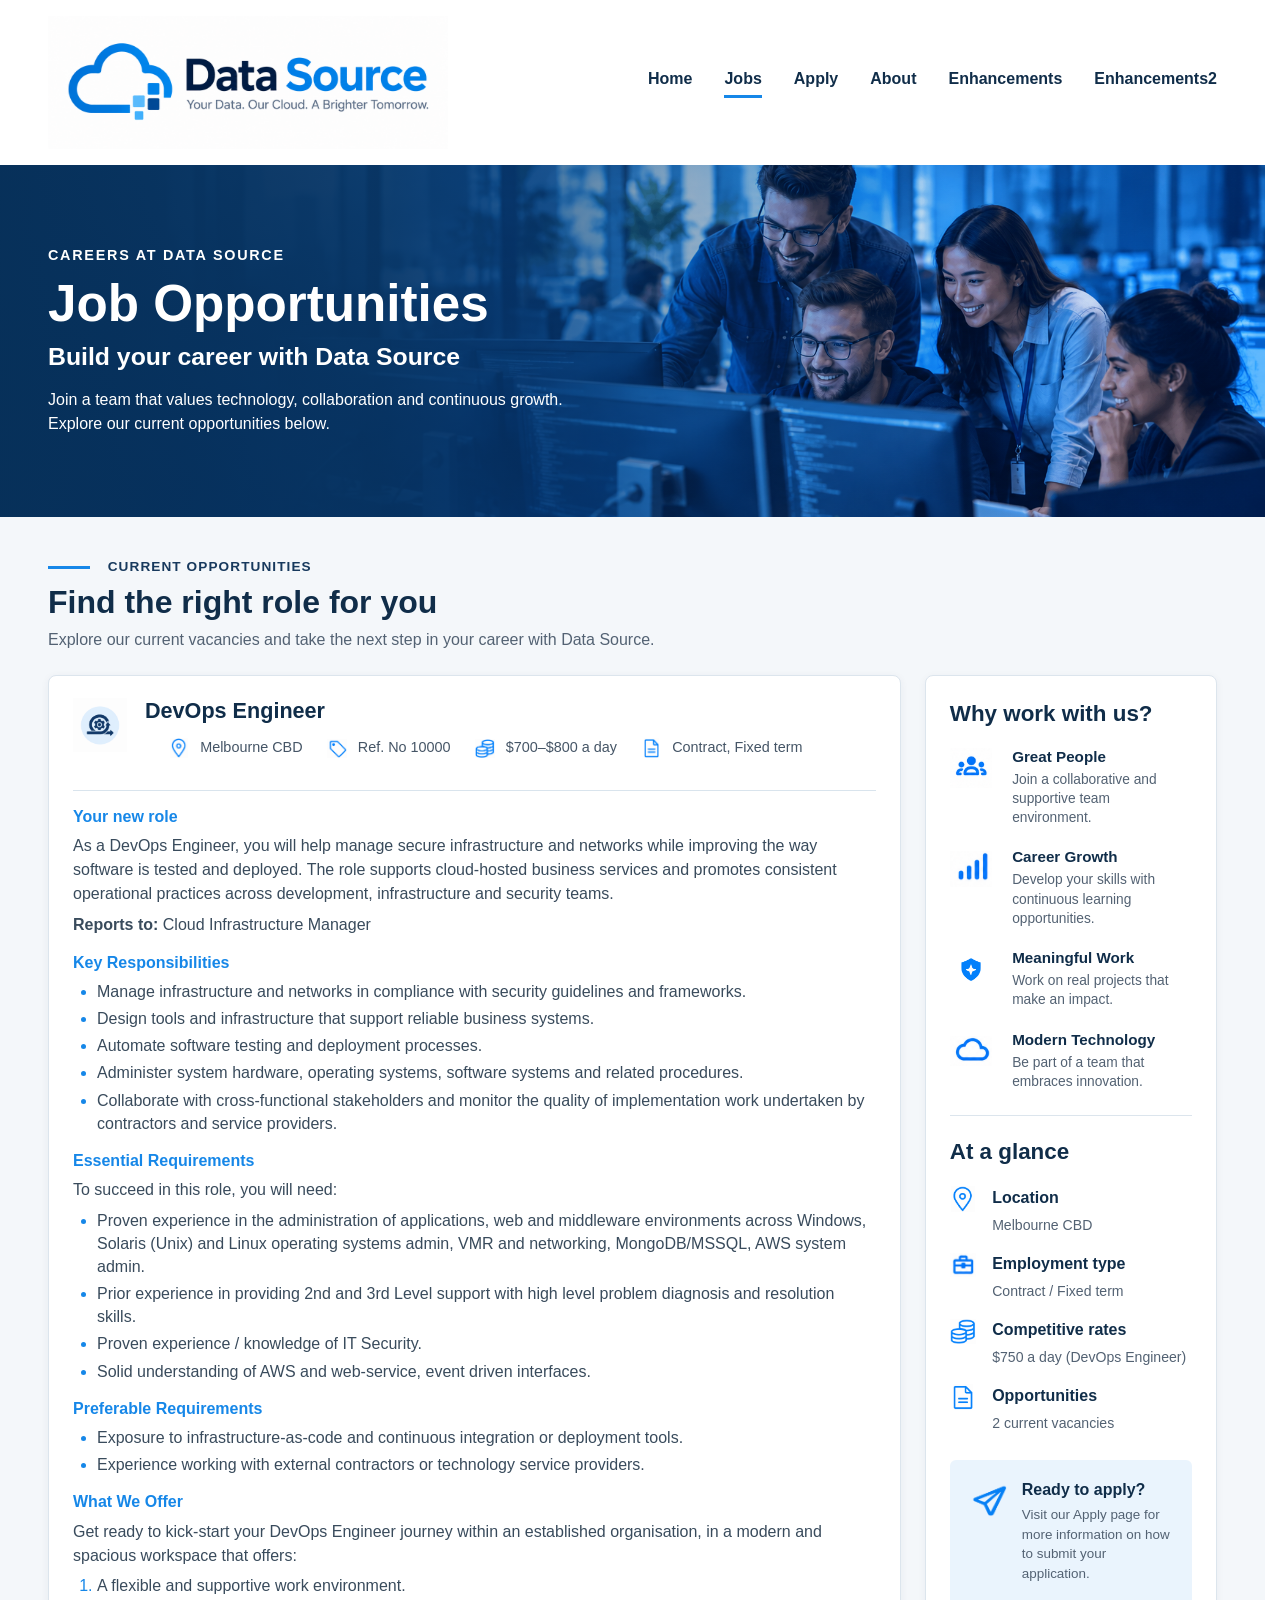
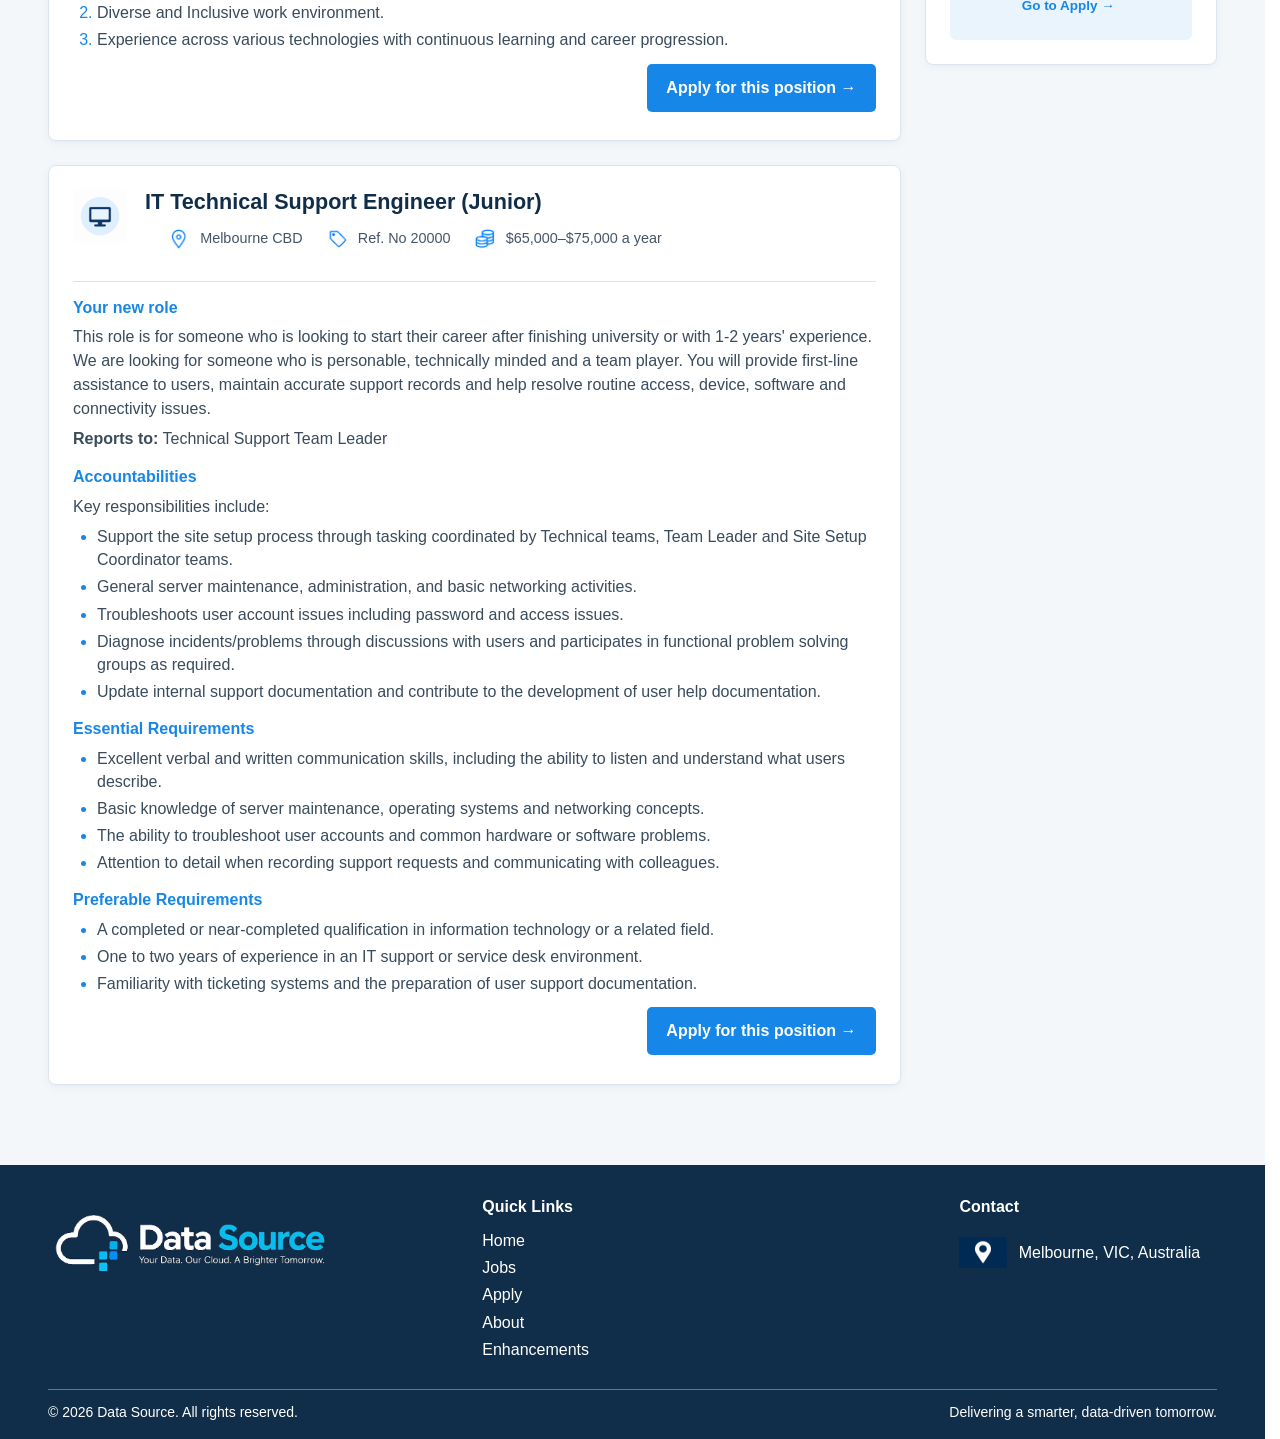
<file: jobs.html>
<!DOCTYPE html>
<html lang="en">

<head>
    <meta charset="UTF-8">
    <meta name="viewport" content="width=device-width, initial-scale=1.0">

    <meta name="description" content="Current career opportunities at Data Source">
    <meta name="keywords" content="HTML5, CSS layout, Assignment1, Swinburne">
    <meta name="author" content="Nikolaos Anestakis">

    <title>Jobs - Data Source</title>

    <link href="styles/style.css" rel="stylesheet">
    <script src="scripts/apply.js" defer></script>
    <script src="scripts/enhancements.js" defer></script>
<link rel="stylesheet" href="styles/hamburger.css?v=4504e7e9d7d9">
</head>

<body>

    <!-- =========================================
         SITE HEADER
         ========================================= -->

    <header class="site-header">

        <a href="index.html" class="site-brand">
            <img src="images/data-source-logo.png" alt="Data Source" class="site-logo">
        </a>

        <nav aria-label="Main navigation">
            <ul>
                <li>
                    <a href="index.html">Home</a>
                </li>

                <li>
                    <a href="jobs.html" class="active">Jobs</a>
                </li>

                <li>
                    <a href="apply.html">Apply</a>
                </li>

                <li>
                    <a href="about.html">About</a>
                </li>

                <li>
                    <a href="enhancements.html">Enhancements</a>
                </li>
<li><a href="enhancements2.html">Enhancements2</a></li>

            </ul>
        </nav>

    <button type="button" id="ds-menu-open" class="ds-menu-toggle" aria-label="Open navigation" aria-controls="ds-menu-drawer" aria-expanded="false"><span class="ds-menu-icon" aria-hidden="true"><span class="ds-menu-line ds-menu-top"></span><span class="ds-menu-line ds-menu-mid"></span><span class="ds-menu-line ds-menu-bottom"></span></span></button>
</header>
<dialog id="ds-menu-drawer" class="ds-menu-drawer" aria-labelledby="ds-menu-title">
<button type="button" id="ds-menu-close" class="ds-menu-toggle open" aria-label="Close navigation"><span class="ds-menu-icon" aria-hidden="true"><span class="ds-menu-line ds-menu-top"></span><span class="ds-menu-line ds-menu-mid"></span><span class="ds-menu-line ds-menu-bottom"></span></span></button>
<p id="ds-menu-title" class="ds-menu-heading">Data Source navigation</p>
<nav aria-label="Mobile navigation"><ul>
                <li>
                    <a href="index.html">Home</a>
                </li>

                <li>
                    <a href="jobs.html" class="active">Jobs</a>
                </li>

                <li>
                    <a href="apply.html">Apply</a>
                </li>

                <li>
                    <a href="about.html">About</a>
                </li>

                <li>
                    <a href="enhancements.html">Enhancements</a>
                </li>
<li><a href="enhancements2.html">Enhancements2</a></li>

            </ul></nav>
<p class="ds-menu-footer">Technology. People. Possibility.</p>
</dialog>


    <!-- =========================================
         MAIN CONTENT
         ========================================= -->

    <main class="site-main jobs-main">


        <!-- =====================================
             JOBS BANNER

             NOTE:
             The banner image is controlled by CSS.

             File location:
             styles/images/banner_jobs_blue.png

             It is therefore NOT referenced with
             an <img> element here.
             ===================================== -->

        <section class="page-banner page-banner--jobs">

            <div class="container">

                <p class="banner-label">
                    Careers at Data Source
                </p>

                <h1>Job Opportunities</h1>

                <p class="banner-heading">
                    Build your career with Data Source
                </p>

                <p class="banner-description">
                    Join a team that values technology, collaboration and
                    continuous growth. Explore our current opportunities below.
                </p>

            </div>

        </section>


        <!-- =====================================
             CURRENT OPPORTUNITIES
             ===================================== -->

        <section class="jobs-section">

            <header class="jobs-intro container">

                <p class="section-label">
                    Current Opportunities
                </p>

                <h2>Find the right role for you</h2>

                <p>
                    Explore our current vacancies and take the next step
                    in your career with Data Source.
                </p>

            </header>


            <!-- =================================
                 JOBS CONTENT
                 ================================= -->

            <div class="jobs-layout container">


                <!-- =============================
                     JOB LISTINGS
                     ============================= -->

                <div class="job-listings">


                    <!-- =========================
                         DEVOPS ENGINEER
                         ========================= -->

                    <section class="job-position">

                        <header class="job-header">

                            <!--
                                HTML content image.

                                File:
                                images/icon-job-devops.png
                            -->

                            <img src="images/icon-job-devops.png" alt="" class="job-icon">

                            <h2>DevOps Engineer</h2>


                            <!--
                                The metadata icons are added
                                through CSS.

                                CSS image files:
                                styles/images/icon-location.png
                                styles/images/icon-reference.png
                                styles/images/icon-rate.png
                                styles/images/icon-document.png
                            -->

                            <ul class="job-meta">

                                <li class="meta-location">
                                    Melbourne CBD
                                </li>

                                <li class="meta-reference">
                                    Ref. No 10000
                                </li>

                                <li class="meta-rate">
                                    $700–$800 a day
                                </li>

                                <li class="meta-employment">
                                    Contract, Fixed term
                                </li>

                            </ul>

                        </header>


                        <!-- Your New Role -->

                        <section class="job-details">

                            <h3>Your new role</h3>

                            <p>
                                As a DevOps Engineer, you will help manage secure
                                infrastructure and networks while improving the
                                way software is tested and deployed.
                                The role supports cloud-hosted business services
                                and promotes consistent operational practices
                                across development, infrastructure and security
                                teams.
                            </p>

                            <p>
                                <strong>Reports to:</strong>
                                Cloud Infrastructure Manager
                            </p>

                        </section>


                        <!-- Responsibilities -->

                        <section class="job-accountabilities">

                            <h3>Key Responsibilities</h3>

                            <ul>

                                <li>
                                    Manage infrastructure and networks in
                                    compliance with security guidelines and
                                    frameworks.
                                </li>

                                <li>
                                    Design tools and infrastructure that support
                                    reliable business systems.
                                </li>

                                <li>
                                    Automate software testing and deployment
                                    processes.
                                </li>

                                <li>
                                    Administer system hardware, operating systems,
                                    software systems and related procedures.
                                </li>

                                <li>
                                    Collaborate with cross-functional stakeholders
                                    and monitor the quality of implementation work
                                    undertaken by contractors and service providers.
                                </li>

                            </ul>

                        </section>


                        <!-- Requirements -->

                        <section class="job-requirements">

                            <h3>Essential Requirements</h3>

                            <p>
                                To succeed in this role, you will need:
                            </p>

                            <ul>

                                <li>
                                    Proven experience in the administration of
                                    applications, web and middleware
                                    environments across Windows, Solaris (Unix)
                                    and Linux operating systems admin, VMR and
                                    networking, MongoDB/MSSQL, AWS system admin.
                                </li>

                                <li>
                                    Prior experience in providing 2nd and 3rd
                                    Level support with high level problem
                                    diagnosis and resolution skills.
                                </li>

                                <li>
                                    Proven experience / knowledge of IT Security.
                                </li>

                                <li>
                                    Solid understanding of AWS and web-service,
                                    event driven interfaces.
                                </li>

                            </ul>

                        </section>


                        <!-- Preferable Requirements -->

                        <section class="job-preferred">

                            <h3>Preferable Requirements</h3>

                            <ul>

                                <li>
                                    Exposure to infrastructure-as-code and
                                    continuous integration or deployment tools.
                                </li>

                                <li>
                                    Experience working with external contractors
                                    or technology service providers.
                                </li>

                            </ul>

                        </section>


                        <!-- Benefits -->

                        <section class="job-benefits">

                            <h3>What We Offer</h3>

                            <p>
                                Get ready to kick-start your DevOps Engineer
                                journey within an established organisation, in a
                                modern and spacious workspace that offers:
                            </p>

                            <ol>

                                <li>
                                    A flexible and supportive work environment.
                                </li>

                                <li>
                                    Diverse and Inclusive work environment.
                                </li>

                                <li>
                                    Experience across various technologies with
                                    continuous learning and career progression.
                                </li>

                            </ol>

                        </section>


                        <!-- Apply -->

                        <p class="job-apply">

                            <a href="apply.html" class="button" data-job-reference="10000">
                                Apply for this position
                            </a>

                        </p>

                    </section>


                    <!-- =========================
                         JUNIOR TECHNICAL SUPPORT
                         ========================= -->

                    <section class="job-position">

                        <header class="job-header">

                            <!--
                                HTML content image.

                                File:
                                images/icon-job-technical-support.png
                            -->

                            <img src="images/icon-job-technical-support.png" alt="" class="job-icon">

                            <h2>
                                IT Technical Support Engineer (Junior)
                            </h2>


                            <!--
                                Metadata icons supplied through CSS.
                            -->

                            <ul class="job-meta">

                                <li class="meta-location">
                                    Melbourne CBD
                                </li>

                                <li class="meta-reference">
                                    Ref. No 20000
                                </li>

                                <li class="meta-rate">
                                    $65,000–$75,000 a year
                                </li>

                            </ul>

                        </header>


                        <!-- Your New Role -->

                        <section class="job-details">

                            <h3>Your new role</h3>

                            <p>
                                This role is for someone who is looking to start
                                their career after finishing university or with
                                1-2 years' experience. We are looking for someone
                                who is personable, technically minded and a team
                                player.
                                You will provide first-line assistance to users,
                                maintain accurate support records and help resolve
                                routine access, device, software and connectivity
                                issues.
                            </p>

                            <p>
                                <strong>Reports to:</strong>
                                Technical Support Team Leader
                            </p>

                        </section>


                        <!-- Accountabilities -->

                        <section class="job-accountabilities">

                            <h3>Accountabilities</h3>

                            <p>
                                Key responsibilities include:
                            </p>

                            <ul>

                                <li>
                                    Support the site setup process through
                                    tasking coordinated by Technical teams,
                                    Team Leader and Site Setup Coordinator
                                    teams.
                                </li>

                                <li>
                                    General server maintenance, administration,
                                    and basic networking activities.
                                </li>

                                <li>
                                    Troubleshoots user account issues including
                                    password and access issues.
                                </li>

                                <li>
                                    Diagnose incidents/problems through
                                    discussions with users and participates in
                                    functional problem solving groups as
                                    required.
                                </li>

                                <li>
                                    Update internal support documentation and
                                    contribute to the development of user help
                                    documentation.
                                </li>

                            </ul>

                        </section>


                        <!-- Skills -->

                        <section class="job-skills">

                            <h3>Essential Requirements</h3>

                            <ul>

                                <li>
                                    Excellent verbal and written communication
                                    skills, including the ability to listen and
                                    understand what users describe.
                                </li>

                                <li>
                                    Basic knowledge of server maintenance,
                                    operating systems and networking concepts.
                                </li>

                                <li>
                                    The ability to troubleshoot user accounts and
                                    common hardware or software problems.
                                </li>

                                <li>
                                    Attention to detail when recording support
                                    requests and communicating with colleagues.
                                </li>

                            </ul>

                        </section>


                        <!-- Preferable Requirements -->

                        <section class="job-preferred">

                            <h3>Preferable Requirements</h3>

                            <ul>

                                <li>
                                    A completed or near-completed qualification
                                    in information technology or a related field.
                                </li>

                                <li>
                                    One to two years of experience in an IT
                                    support or service desk environment.
                                </li>

                                <li>
                                    Familiarity with ticketing systems and the
                                    preparation of user support documentation.
                                </li>

                            </ul>

                        </section>


                        <!-- Apply -->

                        <p class="job-apply">

                            <a href="apply.html" class="button" data-job-reference="20000">
                                Apply for this position
                            </a>

                        </p>

                    </section>

                </div>


                <!-- =================================
                     JOBS ASIDE
                     ================================= -->

                <aside class="jobs-aside">


                    <!-- Why Work With Us -->

                    <section class="aside-section">

                        <h2>Why work with us?</h2>


                        <!-- Great People -->

                        <section class="aside-feature">

                            <img src="images/icon-teamwork.png" alt="" class="aside-icon">

                            <h3>Great People</h3>

                            <p>
                                Join a collaborative and supportive team
                                environment.
                            </p>

                        </section>


                        <!-- Career Growth -->

                        <section class="aside-feature">

                            <img src="images/icon-career-growth.png" alt="" class="aside-icon">

                            <h3>Career Growth</h3>

                            <p>
                                Develop your skills with continuous learning
                                opportunities.
                            </p>

                        </section>


                        <!-- Meaningful Work -->

                        <section class="aside-feature">

                            <img src="images/icon-meaningful-work.png" alt="" class="aside-icon">

                            <h3>Meaningful Work</h3>

                            <p>
                                Work on real projects that make an impact.
                            </p>

                        </section>


                        <!-- Modern Technology -->

                        <section class="aside-feature">

                            <img src="images/icon-cloud-technology.png" alt="" class="aside-icon">

                            <h3>Modern Technology</h3>

                            <p>
                                Be part of a team that embraces innovation.
                            </p>

                        </section>

                    </section>


                    <!-- =================================
                         AT A GLANCE
                         ================================= -->

                    <section class="aside-section">

                        <h2>At a glance</h2>

                        <!--
                            These icons are generated through CSS.

                            Files:
                            styles/images/icon-location.png
                            styles/images/icon-briefcase.png
                            styles/images/icon-rate.png
                            styles/images/icon-document.png
                        -->

                        <dl class="jobs-summary">

                            <dt>Location</dt>
                            <dd>Melbourne CBD</dd>

                            <dt>Employment type</dt>
                            <dd>Contract / Fixed term</dd>

                            <dt>Competitive rates</dt>
                            <dd>
                                $750 a day (DevOps Engineer)
                            </dd>

                            <dt>Opportunities</dt>
                            <dd>
                                2 current vacancies
                            </dd>

                        </dl>

                    </section>


                    <!-- =================================
                         READY TO APPLY
                         ================================= -->

                    <section class="aside-apply">

                        <!--
                            Apply icon generated through CSS.

                            File:
                            styles/images/icon-apply.png
                        -->

                        <h2>Ready to apply?</h2>

                        <p>
                            Visit our Apply page for more information on how
                            to submit your application.
                        </p>

                        <p>
                            <a href="apply.html" class="aside-link">
                                Go to Apply
                            </a>
                        </p>

                    </section>

                </aside>

            </div>

        </section>

    </main>


    <!-- =========================================
         SITE FOOTER
         ========================================= -->

    <footer class="site-footer">

        <div class="footer-content">


            <!-- Footer Brand -->

            <div class="footer-brand">

                <a href="index.html" class="site-brand">

                    <img src="images/data-source-logo-blue.png" alt="Data Source" class="footer-logo">

                </a>

            </div>


            <!-- Quick Links -->

            <div class="footer-links">

                <h2>Quick Links</h2>

                <ul>

                    <li>
                        <a href="index.html">Home</a>
                    </li>

                    <li>
                        <a href="jobs.html">Jobs</a>
                    </li>

                    <li>
                        <a href="apply.html">Apply</a>
                    </li>

                    <li>
                        <a href="about.html">About</a>
                    </li>

                    <li>
                        <a href="enhancements.html">
                            Enhancements
                        </a>
                    </li>

                </ul>

            </div>


            <!-- Contact -->

            <div class="footer-contact">

                <h2>Contact</h2>

                <p>

                    <img src="images/icon-location-white.png" alt="" class="footer-icon">

                    Melbourne, VIC, Australia

                </p>

            </div>

        </div>


        <!-- Footer Bottom -->

        <div class="footer-bottom">

            <p>
                &copy; 2026 Data Source. All rights reserved.
            </p>

            <p>
                Delivering a smarter, data-driven tomorrow.
            </p>

        </div>

    </footer>

</body>

</html>
</file>
<file: styles/style.css>
/*
      filename: style.css
      author: Nikolaos Anestakis
      created: 19/08/2023
      last modified: 26/09/2026
      description: Style file for Assignment 1
  */

/* =========================================================
    VARIABLES
    ========================================================= */

:root {
  /* Colours */

  --color-primary: #1687e8;
  --color-navy: #102d49;
  --color-text: #1b2430;
  --color-muted: #536273;
  --color-background: #ffffff;
  --color-surface: #f4f7fa;
  --color-border: #dce5ed;
  --color-light-blue: #eef5fb;
  --color-required: #d63b4c;

  /* Layout */

  --content-max-width: 95rem;
  --content-gutter: 3rem;

  /* Spacing */

  --space-xs: 0.5rem;
  --space-sm: 1rem;
  --space-md: 1.5rem;
  --space-lg: 2rem;
  --space-xl: 3rem;

  /* Typography */

  --font-primary:
    -apple-system, BlinkMacSystemFont, "Segoe UI", Roboto, Helvetica, Arial,
    sans-serif;

  --font-size-base: 1rem;
  --line-height-base: 1.5;
}

/* =========================================================
    GLOBAL
    ========================================================= */

* {
  box-sizing: border-box;
}

html {
  margin: 0;
  padding: 0;
}

body {
  margin: 0;
  padding: 0;

  font-family: var(--font-primary);
  font-size: var(--font-size-base);
  line-height: var(--line-height-base);

  color: var(--color-text);
  background-color: var(--color-background);
}

img {
  max-width: 100%;
  height: auto;
}

/* =========================================================
    SHARED CONTAINER
    ========================================================= */

.container,
.site-header,
.hero-content,
.footer-content,
.footer-bottom {
  width: calc(100% - (2 * var(--content-gutter)));
  max-width: var(--content-max-width);

  margin-left: auto;
  margin-right: auto;
}

/* =========================================================
    TYPOGRAPHY
    ========================================================= */

h1,
h2,
h3 {
  color: var(--color-navy);
  font-weight: 700;
}

h1 {
  font-size: 2.5rem;
  line-height: 1.2;
}

h2 {
  font-size: 1.75rem;
  line-height: 1.25;
}

h3 {
  font-size: 1.25rem;
  line-height: 1.3;
}

/* =========================================================
    HEADER / NAVIGATION
    ========================================================= */

/* Header */

.site-header {
  display: flex;
  align-items: center;
  justify-content: space-between;

  gap: var(--space-lg);

  padding-top: var(--space-sm);
  padding-bottom: var(--space-sm);

  background-color: var(--color-background);
}

.site-brand {
  display: block;
  flex-shrink: 0;
}

.site-logo {
  display: block;

  width: 25rem;
  max-width: 100%;
  height: auto;
}

/* Navigation */

.site-header nav {
  padding: 0;

  background-color: var(--color-background);
}

.site-header nav ul {
  display: flex;
  align-items: center;
  flex-wrap: wrap;

  gap: var(--space-lg);

  margin: 0;
  padding: 0;

  list-style: none;
}

.site-header nav li {
  display: block;

  margin: 0;
  padding: 0;
}

.site-header nav a {
  display: inline-block;

  padding-bottom: 0.25rem;

  color: var(--color-navy);

  border-bottom: 3px solid transparent;

  font-weight: 700;
  text-decoration: none;
  white-space: nowrap;
}

.site-header nav a:hover {
  color: var(--color-primary);
}

.site-header nav a.active {
  border-bottom-color: var(--color-primary);
}

.site-header nav a:focus-visible {
  color: var(--color-primary);

  outline: 2px solid var(--color-primary);
  outline-offset: 4px;
}

/*
    Safety rule for any icon placed inside navigation.
    Prevents a source image from expanding to its natural size.
  */

.site-header nav img {
  display: inline-block;

  width: 1.25rem;
  max-width: 1.25rem;
  height: 1.25rem;

  object-fit: contain;
  vertical-align: middle;
}

/* =========================================================
    HOME
    ========================================================= */

/* Hero */

.hero {
  display: flex;
  align-items: center;

  height: clamp(34rem, 47vw, 47rem);
  min-height: 0;

  background-image:
    linear-gradient(
      90deg,
      rgba(16, 45, 73, 0.55) 0%,
      rgba(16, 45, 73, 0.38) 30%,
      rgba(16, 45, 73, 0.16) 55%,
      rgba(16, 45, 73, 0.04) 75%,
      rgba(16, 45, 73, 0) 100%
    ),
    url("images/hero-home.png");

  background-size: cover;
  background-position: center;
  background-repeat: no-repeat;
}

.hero-content h1 {
  max-width: 48rem;

  margin: 0 0 var(--space-sm);

  color: var(--color-background);

  font-size: clamp(2rem, 4vw, 3.5rem);
  line-height: 1.15;
}

.hero-content p {
  max-width: 40rem;

  margin: 0 0 var(--space-lg);

  color: var(--color-background);

  font-size: 1.125rem;
}

.hero-cta {
  display: inline-block;

  padding: 0.85rem 1.5rem;

  border-radius: 0.25rem;

  background-color: var(--color-primary);
  color: var(--color-background);

  font-weight: 700;
  text-decoration: none;
}

.hero-cta:hover {
  text-decoration: underline;
}

.hero-cta:focus-visible {
  outline: 2px solid var(--color-background);
  outline-offset: 4px;
}

/* Services */

.services {
  width: calc(100% - (2 * var(--content-gutter)));
  max-width: var(--content-max-width);

  margin: 0 auto;
  padding: var(--space-xl) 0;
}

.services::after {
  content: "";
  display: block;
  clear: both;
}

.services-intro {
  float: left;

  width: 34%;

  padding-right: var(--space-xl);
}

.services-intro h2 {
  margin: 0 0 var(--space-sm);

  text-align: left;
}

.services-intro h2::after {
  content: "";

  display: block;

  width: 3rem;

  margin-top: var(--space-xs);

  border-bottom: 3px solid var(--color-primary);
}

.services-intro p {
  margin: 0 0 var(--space-md);
}

.services-cta {
  display: inline-block;

  padding: 0.85rem 1.5rem;

  border-radius: 0.25rem;

  background-color: var(--color-primary);
  color: var(--color-background);

  font-weight: 700;
  text-decoration: none;
}

.services-cta:hover {
  text-decoration: underline;
}

.services-cta:focus-visible {
  outline: 2px solid var(--color-primary);
  outline-offset: 4px;
}

.service-item {
  float: left;

  width: 22%;

  margin: 0;
  padding: 0 var(--space-sm);

  text-align: center;
}

.service-icon {
  display: block;

  width: 5rem;
  height: 5rem;

  margin: 0 auto var(--space-md);

  object-fit: contain;
}

.service-item h3 {
  margin: 0 0 var(--space-xs);
}

.service-item p {
  max-width: 16rem;

  margin: 0 auto;
}

/* Join Our Team */

.join-team {
  display: flex;

  width: 100%;
  min-height: 22rem;

  background-color: var(--color-surface);
}

.join-team-image,
.join-team-content {
  width: 50%;
}

.join-team-image img {
  display: block;

  width: 100%;
  height: 100%;

  object-fit: cover;
}

.join-team-content {
  display: flex;
  flex-direction: column;
  justify-content: center;
  align-items: flex-start;

  padding: var(--space-xl);
}

.join-team-content h2 {
  margin: 0 0 var(--space-sm);
}

.join-team-content h2::after {
  content: "";

  display: block;

  width: 3rem;

  margin-top: var(--space-xs);

  border-bottom: 3px solid var(--color-primary);
}

.join-team-content p {
  max-width: 35rem;

  margin: 0 0 var(--space-lg);
}

.join-team-cta {
  display: inline-block;

  padding: 0.85rem 1.5rem;

  border-radius: 0.25rem;

  background-color: var(--color-primary);
  color: var(--color-background);

  font-weight: 700;
  text-decoration: none;
}

.join-team-cta:hover {
  text-decoration: underline;
}

.join-team-cta:focus-visible {
  outline: 2px solid var(--color-primary);
  outline-offset: 4px;
}

/* Cloud Providers */

.cloud-providers {
  width: calc(100% - (2 * var(--content-gutter)));
  max-width: var(--content-max-width);

  margin: 0 auto;
  padding: var(--space-xl) 0;

  text-align: center;
}

.cloud-providers h2 {
  margin: 0 0 var(--space-sm);
}

.cloud-providers h2::after {
  content: "";

  display: block;

  width: 3rem;

  margin: var(--space-xs) auto 0;

  border-bottom: 3px solid var(--color-primary);
}

.cloud-providers > p {
  max-width: 42rem;

  margin: 0 auto var(--space-xl);
}

.provider-list::after {
  content: "";

  display: block;
  clear: both;
}

.provider {
  float: left;

  width: 30%;

  margin-right: 5%;

  text-align: center;
}

.provider:last-child {
  margin-right: 0;
}

.provider img {
  display: block;

  width: 100%;
  max-width: 10rem;
  height: 5rem;

  margin: 0 auto var(--space-sm);

  object-fit: contain;
}

.provider h3 {
  margin: 0;

  font-size: 1rem;
}

/* =========================================================
    SHARED PAGE BANNER
    ========================================================= */

.page-banner {
  display: flex;
  align-items: center;

  min-height: 22rem;

  color: var(--color-background);

  background-image:
    linear-gradient(
      90deg,
      rgba(7, 48, 88, 0.96) 0%,
      rgba(7, 48, 88, 0.82) 30%,
      rgba(7, 48, 88, 0.38) 52%,
      rgba(7, 48, 88, 0.06) 75%,
      rgba(7, 48, 88, 0) 100%
    ),
    var(--banner-image);

  background-size: cover;
  background-position: center;
  background-repeat: no-repeat;
}

.page-banner .banner-label {
  margin: 0 0 0.65rem;

  color: var(--color-background);

  font-size: 0.9rem;
  font-weight: 700;

  letter-spacing: 0.12em;

  text-transform: uppercase;
}

.page-banner h1 {
  margin: 0;

  color: var(--color-background);

  font-size: clamp(2.5rem, 4vw, 3.5rem);
  line-height: 1.05;
}

.page-banner .banner-heading {
  margin: 0.45rem 0;

  color: var(--color-background);

  font-size: 1.55rem;
  font-weight: 700;
}

.page-banner .banner-description {
  max-width: 35rem;

  margin: 0.75rem 0 0;

  color: var(--color-background);

  font-size: 1rem;
  line-height: 1.55;
}

/* Banner Images */

.page-banner--about {
  --banner-image: url("images/banner-about-blue.png");
}

.page-banner--jobs {
  --banner-image: url("images/banner-jobs-blue.png");
}

.page-banner--apply {
  --banner-image: url("images/banner-apply.jpg");
}

.page-banner--enhancements {
  --banner-image: url("images/banner_enhancements.png");
}

/* =========================================================
    ABOUT
    ========================================================= */

/* Page */

.about-main {
  background-color: var(--color-surface);
  padding-bottom: var(--space-sm);
}

.page-banner--about + .about-section {
  margin-top: var(--space-lg);
}

.about-section {
  width: calc(100% - (2 * var(--content-gutter)));
  max-width: var(--content-max-width);

  margin-left: auto;
  margin-right: auto;
  margin-bottom: var(--space-lg);

  padding: var(--space-xl);

  background-color: var(--color-background);

  border: 1px solid #e4eaf0;
  border-radius: 0.25rem;

  box-shadow: 0 0.15rem 0.5rem rgba(16, 45, 73, 0.06);
}

.about-section-heading {
  position: relative;

  margin: 0 0 var(--space-xl);

  color: var(--color-navy);

  line-height: 2.5rem;
}

.about-section-icon {
  float: left;

  display: block;

  width: 2.5rem;
  height: 2.5rem;

  margin-right: var(--space-sm);

  object-fit: contain;
}

.about-section-heading::after {
  content: "";

  display: block;

  width: 3rem;

  margin-top: var(--space-xs);

  border-bottom: 3px solid var(--color-primary);
}

/* Personal Details */

.about-details {
  position: relative;
}

.about-details::after {
  content: "";
  display: block;
  clear: both;
}

.student-photo {
  float: right;

  width: 18rem;

  margin: 0 0 var(--space-lg) var(--space-xl);

  text-align: center;
}

.student-photo img {
  display: block;

  width: 100%;
  max-width: 18rem;
  height: auto;

  margin: 0 auto;
  padding: 0.3rem;

  border: 2px solid #8bb7dc;

  background-color: var(--color-background);
}

.student-photo figcaption {
  margin-top: var(--space-xs);

  color: var(--color-navy);

  text-align: center;
}

.student-details {
  float: left;

  width: calc(100% - 22rem);

  margin: 0;
}

.student-details dt,
.student-details dd {
  min-height: 3.75rem;

  padding: 1rem var(--space-sm);

  border-bottom: 1px solid #d9e2ea;
}

.student-details dt {
  float: left;
  clear: left;

  width: 13rem;

  color: var(--color-navy);
  background-color: var(--color-light-blue);

  font-weight: 700;
}

.student-details dd {
  margin: 0 0 0 13rem;

  background-color: var(--color-background);
}

.student-details dt:last-of-type,
.student-details dd:last-of-type {
  min-height: 5.25rem;
}

/* Timetable */

.about-timetable {
  clear: both;
}

.timetable {
  width: 100%;

  margin: 0 auto;

  border-collapse: collapse;
  table-layout: fixed;
}

.timetable th,
.timetable td {
  padding: var(--space-sm);

  border: 1px solid var(--color-background);

  text-align: center;

  vertical-align: middle;
}

.timetable thead th {
  color: var(--color-background);

  background-color: var(--color-primary);

  font-weight: 700;
}

.timetable tbody th {
  color: var(--color-navy);

  background-color: var(--color-light-blue);

  text-align: left;

  font-weight: 700;
}

.timetable td {
  background-color: #edf4fa;
}

/* Contact */

.about-contact {
  clear: both;

  margin-bottom: var(--space-lg);
}

.contact-details {
  width: 100%;

  margin: 0 0 var(--space-md);

  overflow: hidden;
}

.contact-details dt,
.contact-details dd {
  min-height: 4.5rem;

  padding: var(--space-sm);

  border: 1px solid #d9e2ea;
}

.contact-details dt {
  float: left;

  width: 12rem;

  color: var(--color-navy);
  background-color: var(--color-light-blue);

  font-weight: 700;
}

.contact-details dd {
  margin: 0 0 0 12rem;

  background-color: var(--color-background);
}

.contact-email-icon {
  width: 1.75rem;
  height: 1.75rem;

  margin-right: var(--space-sm);

  vertical-align: middle;

  object-fit: contain;
}

.contact-details a {
  color: #005eb8;
}

.contact-note {
  margin: var(--space-md) 0 0;
  padding: var(--space-sm);

  background-color: #eef7ff;
  color: var(--color-navy);
}

.contact-info-icon {
  display: inline-block;

  width: 2rem;
  height: 2rem;

  margin-right: var(--space-sm);

  border-radius: 50%;

  background-color: var(--color-primary);
  color: var(--color-background);

  font-weight: 700;
  line-height: 2rem;
  text-align: center;
}

/* =========================================================
    ENHANCEMENTS
    ========================================================= */

/*
    The Enhancements page follows the same visual structure
    as the About and Apply pages.

    The overall content area uses the light-grey surface
    colour while each individual device demonstration is
    presented inside a white content card.
  */

#responsive-design {
  padding-top: var(--space-xl);
  padding-bottom: var(--space-xl);

  background-color: var(--color-surface);
}

/* Introduction */

.enhancement-intro {
  margin-bottom: var(--space-lg);
}

.enhancement-intro h2 {
  margin: 0 0 var(--space-sm);

  color: var(--color-navy);
}

.enhancement-intro h2::after {
  content: "";

  display: block;

  width: 3rem;

  margin-top: var(--space-xs);

  border-bottom: 3px solid var(--color-primary);
}

.enhancement-intro p {
  max-width: 50rem;

  margin: 0;

  color: var(--color-muted);
}

/* Device Cards */

/*
    Each responsive viewport demonstration forms its own
    white card.

    The surrounding light-grey page remains visible between
    cards, matching the visual treatment used elsewhere.
  */

.enhancement-device {
  width: 100%;

  margin: 0 0 var(--space-lg);
  padding: var(--space-md);

  background-color: var(--color-background);

  border: 1px solid var(--color-border);
  border-radius: 8px;

  box-shadow: 0 2px 8px rgba(12, 47, 82, 0.06);
}

.enhancement-device:last-child {
  margin-bottom: 0;
}

/* Device Headings */

.enhancement-device h3 {
  margin: 0 0 var(--space-xs);

  color: var(--color-navy);

  font-size: 1.35rem;
}

.enhancement-device > p {
  margin: 0 0 var(--space-md);

  color: var(--color-muted);
}

.enhancement-device pre {
  max-width: 100%;

  overflow-x: auto;
}

/* =========================================================
    JOBS
    ========================================================= */

.jobs-main {
  background-color: var(--color-surface);
}

/* Banner */

.page-banner--jobs {
  color: var(--color-background);
}

.page-banner--jobs h1 {
  font: normal normal 700 clamp(2.5rem, 4vw, 3.5rem) / 1.05
    var(--font-primary);
}

/* Section */

.jobs-section {
  padding: 2.5rem 0 3.5rem;

  background-color: var(--color-surface);
}

/* Introduction */

.jobs-intro {
  margin-bottom: 1.4rem;
}

.jobs-intro .section-label {
  margin: 0 0 0.25rem;

  color: #17395d;

  font-size: 0.85rem;
  font-weight: 700;

  letter-spacing: 0.08em;

  text-transform: uppercase;
}

.jobs-intro .section-label::before {
  content: "";

  display: inline-block;

  width: 42px;
  height: 3px;

  margin-right: 0.8rem;

  background-color: var(--color-primary);

  vertical-align: middle;
}

.jobs-intro h2 {
  margin: 0;

  color: var(--color-navy);

  font-size: 2rem;
}

.jobs-intro > p:last-child {
  margin: 0.4rem 0 0;

  color: var(--color-muted);
}

/* 75 / 25 Float Layout */

.jobs-layout::after {
  content: "";
  display: block;
  clear: both;
}

.job-listings {
  float: left;

  width: calc(75% - 1.5rem);

  min-width: 0;
}

.jobs-aside {
  float: right;

  width: 25%;

  margin-left: 1.5rem;
}

/* Job Cards */

.job-position {
  margin: 0 0 1.5rem;
  padding: 1.4rem 1.5rem;

  background-color: var(--color-background);

  border: 1px solid var(--color-border);
  border-radius: 8px;

  box-shadow: 0 2px 8px rgba(12, 47, 82, 0.06);
}

/* Job Header */

.job-header {
  position: relative;

  min-height: 4rem;

  padding-left: 4.5rem;
  padding-bottom: 1rem;

  border-bottom: 1px solid #d9e4ed;
}

.job-header .job-icon {
  position: absolute;

  top: 0;
  left: 0;

  display: block;

  width: 3.4rem;
  height: 3.4rem;

  object-fit: contain;
}

.job-header h2 {
  margin: 0 0 0.75rem;

  color: var(--color-navy);

  font-size: 1.35rem;
  line-height: 1.25;
}

/* Job Metadata */

.job-meta {
  margin: 0.4rem 0 0.05rem;
  padding: 0 0 0 1.5rem;

  list-style: none;
}

.job-meta::after {
  content: "";

  display: block;
  clear: both;
}

.job-meta li {
  float: left;

  margin: 0 1.5rem 0.95rem 0;

  color: #455566;

  font-size: 0.9rem;
  line-height: 1.45;
}

.job-meta li:last-child {
  margin-right: 0;
}

.job-meta .meta-location::before,
.job-meta .meta-reference::before,
.job-meta .meta-rate::before,
.job-meta .meta-employment::before {
  content: "";

  display: inline-block;

  width: 1.25rem;
  height: 1.25rem;

  margin-right: 0.45rem;

  background-position: center;
  background-repeat: no-repeat;
  background-size: contain;

  vertical-align: middle;
}

.job-meta .meta-location::before {
  background-image: url("images/icon-location.png");
}

.job-meta .meta-reference::before {
  background-image: url("images/icon-reference.png");
}

.job-meta .meta-rate::before {
  background-image: url("images/icon-rate.png");
}

.job-meta .meta-employment::before {
  background-image: url("images/icon-document.png");
}

/* Job Content */

.job-position section {
  margin-top: 1rem;
}

.job-position h3 {
  margin: 0 0 0.35rem;

  color: var(--color-primary);

  font-size: 1rem;
  line-height: 1.3;
}

.job-position p {
  margin: 0.4rem 0;

  color: #394b5c;

  line-height: 1.5;
}

.job-position section ul,
.job-position section ol {
  margin: 0.4rem 0 0.75rem;
  padding-left: 1.5rem;

  color: #394b5c;
}

.job-position section li {
  margin-bottom: 0.25rem;

  line-height: 1.45;
}

.job-position section li::marker {
  color: var(--color-primary);
}

/* Apply Button */

.job-apply {
  margin-top: 1rem;

  text-align: right;
}

.job-apply .button {
  display: inline-block;

  padding: 0.75rem 1.2rem;

  border-radius: 5px;

  background-color: var(--color-primary);
  color: var(--color-background);

  font-weight: 700;
  text-decoration: none;
}

.job-apply .button::after {
  content: " →";
}

.job-apply .button:hover,
.job-apply .button:focus {
  background-color: #0c6fc7;
}

/* Aside */

.jobs-aside {
  padding: 1.5rem;

  background-color: var(--color-background);

  border: 1px solid var(--color-border);
  border-radius: 8px;

  box-shadow: 0 2px 8px rgba(12, 47, 82, 0.05);
}

.jobs-aside h2 {
  margin: 0 0 1.2rem;

  color: var(--color-navy);

  font-size: 1.4rem;
}

/* Why Work With Us */

.aside-feature {
  position: relative;

  min-height: 3.4rem;

  margin-bottom: 1.25rem;
  padding-left: 3.9rem;
}

.aside-feature .aside-icon {
  position: absolute;

  top: 0;
  left: 0;

  display: block;

  width: 2.65rem;
  height: 2.65rem;

  object-fit: contain;
}

.aside-feature h3 {
  margin: 0 0 0.2rem;

  color: var(--color-navy);

  font-size: 0.95rem;
}

.aside-feature p {
  margin: 0;

  color: var(--color-muted);

  font-size: 0.86rem;
  line-height: 1.4;
}

/* Aside Sections */

.aside-section + .aside-section {
  margin-top: 1.5rem;
  padding-top: 1.4rem;

  border-top: 1px solid var(--color-border);
}

/* At a Glance */

.jobs-summary {
  margin: 0;
}

.jobs-summary dt {
  position: relative;

  min-height: 1.75rem;

  margin-top: 1rem;
  padding-left: 2.65rem;

  color: var(--color-navy);

  font-weight: 700;
}

.jobs-summary dd {
  margin: 0.15rem 0 0;
  padding-left: 2.65rem;

  color: var(--color-muted);

  font-size: 0.88rem;
  line-height: 1.4;
}

.jobs-summary dt::before {
  content: "";

  position: absolute;

  top: 0;
  left: 0;

  display: block;

  width: 1.65rem;
  height: 1.65rem;

  background-position: center;
  background-repeat: no-repeat;
  background-size: contain;
}

.jobs-summary dt:nth-of-type(1)::before {
  background-image: url("images/icon-location.png");
}

.jobs-summary dt:nth-of-type(2)::before {
  background-image: url("images/icon-briefcase.png");
}

.jobs-summary dt:nth-of-type(3)::before {
  background-image: url("images/icon-rate.png");
}

.jobs-summary dt:nth-of-type(4)::before {
  background-image: url("images/icon-document.png");
}

/* Ready to Apply */

.aside-apply {
  position: relative;

  margin-top: 1.6rem;

  padding: 1.25rem 1.15rem 1.25rem 4.5rem;

  background-color: #eaf4fd;

  border-radius: 6px;
}

.aside-apply::before {
  content: "";

  position: absolute;

  top: 1.3rem;
  left: 1.2rem;

  display: block;

  width: 2.4rem;
  height: 2.4rem;

  background-image: url("images/icon-apply.png");
  background-position: center;
  background-repeat: no-repeat;
  background-size: contain;
}

.aside-apply h2 {
  margin: 0 0 0.35rem;

  font-size: 1rem;
}

.aside-apply p {
  margin: 0.3rem 0;

  color: var(--color-muted);

  font-size: 0.84rem;
  line-height: 1.45;
}

.aside-link {
  display: inline-block;

  margin-top: 0.5rem;

  color: var(--color-primary);

  font-weight: 700;
  text-decoration: none;
}

.aside-link::after {
  content: " →";
}

.aside-link:hover,
.aside-link:focus {
  text-decoration: underline;
}

/* =========================================================
    APPLY
    ========================================================= */

.apply-main {
  background-color: var(--color-surface);
}

/* Section */

.application-section {
  padding: var(--space-xl) 0;
}

/* Introduction */

.application-intro {
  margin-bottom: var(--space-lg);
}

.application-intro .section-label {
  margin: 0 0 0.25rem;

  color: #17395d;

  font-size: 0.85rem;
  font-weight: 700;

  letter-spacing: 0.08em;

  text-transform: uppercase;
}

.application-intro .section-label::before {
  content: "";

  display: inline-block;

  width: 42px;
  height: 3px;

  margin-right: 0.8rem;

  background-color: var(--color-primary);

  vertical-align: middle;
}

.application-intro h2 {
  margin: 0;

  color: var(--color-navy);

  font-size: 2rem;
}

.application-intro > p:last-child {
  max-width: 45rem;

  margin: 0.4rem 0 0;

  color: var(--color-muted);
}

/* Accessibility */

.application-form .visually-hidden {
  position: absolute;

  width: 1px;
  height: 1px;

  margin: -1px;
  padding: 0;

  overflow: hidden;

  clip: rect(0 0 0 0);
  clip-path: inset(50%);

  border: 0;

  white-space: nowrap;
}

/* Form */

.application-form {
  width: 100%;
}

/* Form Cards */

.application-form .form-card {
  position: relative;

  width: 100%;
  min-width: 0;

  margin: 0 0 var(--space-md);
  padding: var(--space-md);

  background-color: var(--color-background);

  border: 1px solid var(--color-border);
  border-radius: 8px;

  box-shadow: 0 2px 8px rgba(12, 47, 82, 0.06);
}

.application-form .form-card::after {
  content: "";

  display: block;
  clear: both;
}

/* Card Left Column */

.application-form .form-card-heading {
  float: left;

  width: 30%;

  padding-right: 2rem;
}

.application-form .form-card-heading::after {
  content: "";

  display: block;
  clear: both;
}

.application-form .form-card-icon {
  float: left;

  display: block;

  width: 4rem;
  height: 4rem;

  margin-right: var(--space-sm);

  object-fit: contain;
}

.application-form .form-card-title {
  overflow: hidden;
}

.application-form .form-card-title h2 {
  margin: 0 0 0.2rem;

  color: var(--color-navy);

  font-size: 1.15rem;
  line-height: 1.25;
}

.application-form .form-card-title p {
  margin: 0;

  color: var(--color-muted);

  font-size: 0.9rem;
  line-height: 1.4;
}

/* Card Right Column */

.application-form .form-card-content {
  float: left;

  width: 70%;

  min-width: 0;
}

/* Form Rows */

.application-form .form-row {
  width: 100%;

  margin-bottom: var(--space-sm);
}

.application-form .form-row::after {
  content: "";

  display: block;
  clear: both;
}

.application-form .form-row:last-child {
  margin-bottom: 0;
}

/* Standard Two-Column Row */

.application-form .form-row .form-group {
  float: left;

  width: calc(50% - 0.75rem);

  margin-right: 1.5rem;
}

.application-form .form-row .form-group:last-child {
  margin-right: 0;
}

/* Three-Column Row */

.application-form .form-row-three .form-group {
  width: calc((100% - 3rem) / 3);
}

/* Full-Width Row */

.application-form .form-row .form-full {
  width: 100%;

  margin-right: 0;
}

/* Form Group */

.application-form .form-group {
  min-width: 0;
}

/* Labels */

.application-form .form-group label {
  display: block;

  margin-bottom: 0.35rem;

  color: var(--color-navy);

  font-size: 0.9rem;
  font-weight: 700;
}

/* Required Asterisk */

.application-form .required {
  color: var(--color-required);

  font-weight: 700;
}

/* Form Controls */

.application-form .form-group input,
.application-form .form-group select,
.application-form .form-group textarea {
  width: 100%;

  padding: 0.7rem 0.8rem;

  border: 1px solid #c7d3dd;
  border-radius: 5px;

  background-color: var(--color-background);
  color: var(--color-text);

  font-family: var(--font-primary);
  font-size: 0.95rem;
}

.application-form .form-group input,
.application-form .form-group select {
  min-height: 2.75rem;
}

.application-form .form-group textarea {
  min-height: 9rem;

  line-height: var(--line-height-base);

  resize: vertical;
}

.application-form .form-group input::placeholder,
.application-form .form-group textarea::placeholder {
  color: #7a8997;
}

/* Form Focus */

.application-form .form-group input:focus,
.application-form .form-group select:focus,
.application-form .form-group textarea:focus {
  border-color: var(--color-primary);

  outline: 2px solid rgba(22, 135, 232, 0.18);
  outline-offset: 1px;
}

/* Help Text */

.application-form .form-group small {
  display: block;

  margin-top: 0.25rem;

  color: var(--color-muted);

  font-size: 0.78rem;
}

/* Radio Buttons and Checkboxes */

.application-form .form-options {
  float: left;

  width: 70%;

  min-height: 4rem;

  padding-top: 0.65rem;
}

.application-form .form-options::after {
  content: "";

  display: block;
  clear: both;
}

.application-form .form-options label {
  float: left;

  margin: 0 3rem 0 0;

  color: var(--color-navy);

  font-size: 0.95rem;

  cursor: pointer;
}

.application-form .form-options input[type="radio"],
.application-form .form-options input[type="checkbox"] {
  width: 1.15rem;
  height: 1.15rem;

  margin: 0 0.55rem 0 0;

  accent-color: var(--color-primary);

  cursor: pointer;

  vertical-align: middle;
}

.application-form .skills-options label {
  margin-right: 2.5rem;
}

/* Compact Cards */

.application-form .form-card-compact {
  min-height: 7rem;
}

/* Form Actions */

.application-form .form-actions {
  display: flex;
  justify-content: center;
  align-items: center;

  gap: var(--space-sm);

  margin-top: var(--space-md);
}

.application-form .form-actions .button {
  min-width: 12rem;

  padding: 0.8rem 1.4rem 0.8rem 3rem;

  border: 2px solid var(--color-primary);
  border-radius: 5px;

  background-position: 1rem center;
  background-repeat: no-repeat;
  background-size: 1.25rem 1.25rem;

  font-family: var(--font-primary);
  font-size: 1rem;
  font-weight: 700;

  cursor: pointer;
}

/* Reset Button */

.application-form .form-actions .button-secondary,
.application-form .form-actions .button-reset {
  background-color: var(--color-background);

  background-image: url("../images/icon-reset-blue.png");

  color: var(--color-navy);
}

.application-form .form-actions .button-secondary:hover,
.application-form .form-actions .button-secondary:focus,
.application-form .form-actions .button-reset:hover,
.application-form .form-actions .button-reset:focus {
  background-color: var(--color-light-blue);
}

/* Submit Application Button */

.application-form .form-actions .button-primary,
.application-form .form-actions .button-apply {
  background-color: var(--color-primary);

  background-image: url("../images/icon-apply-white-plane.png");

  color: var(--color-background);
}

.application-form .form-actions .button-apply::after {
  content: " →";
}

.application-form .form-actions .button-primary:hover,
.application-form .form-actions .button-primary:focus,
.application-form .form-actions .button-apply:hover,
.application-form .form-actions .button-apply:focus {
  background-color: #0c6fc7;

  border-color: #0c6fc7;
}

.application-form .form-actions .button:focus-visible {
  outline: 2px solid var(--color-primary);
  outline-offset: 3px;
}

/* =========================================================
    FOOTER
    ========================================================= */

.site-footer {
  padding: var(--space-lg) 0 var(--space-sm);

  background-color: var(--color-navy);
  color: var(--color-background);
}

.footer-content {
  display: grid;

  grid-template-columns: 1.8fr 2fr 1.2fr;

  gap: var(--space-xl);

  align-items: start;
}

.footer-logo {
  display: block;

  width: 18rem;
  max-width: 100%;
  height: auto;
}

.footer-links h2,
.footer-contact h2 {
  margin: 0 0 0.75rem;

  color: var(--color-background);

  font-size: 1rem;
}

.footer-links ul {
  margin: 0;
  padding: 0;

  list-style: none;
}

.footer-links li {
  margin-bottom: 0.2rem;
}

.footer-links a,
.footer-contact a {
  color: var(--color-background);

  text-decoration: none;
}

.footer-links a:hover,
.footer-contact a:hover {
  color: var(--color-primary);

  text-decoration: underline;
}

.footer-links a:focus-visible,
.footer-contact a:focus-visible {
  outline: 2px solid var(--color-background);
  outline-offset: 3px;
}

.footer-contact p {
  display: flex;
  align-items: center;

  gap: 0.75rem;

  margin: 0 0 0.65rem;
}

.footer-icon {
  width: 2.95rem;
  height: 2.95rem;

  flex-shrink: 0;

  object-fit: contain;
}

.footer-bottom {
  display: flex;
  justify-content: space-between;
  align-items: center;

  gap: var(--space-lg);

  margin-top: var(--space-md);
  padding-top: 0.75rem;

  border-top: 1px solid rgba(255, 255, 255, 0.35);

  font-size: 0.875rem;
}

.footer-bottom p {
  margin: 0;
}

/* =========================================================
    TABLET
    ========================================================= */

@media screen and (max-width: 900px) {
  :root {
    --content-gutter: 2rem;
  }

  /* Header / Navigation */

  .site-logo {
    width: 19rem;
  }

  .site-header nav ul {
    gap: var(--space-md);
  }

  /* Shared Page Banner */

  .page-banner {
    min-height: 19rem;

    background-position: 60% center;
  }

  .page-banner h1 {
    font-size: 2.4rem;
  }

  .page-banner .banner-description {
    max-width: 27rem;
  }

  /* Jobs */

  .job-listings,
  .jobs-aside {
    float: none;

    width: 100%;
  }

  .jobs-aside {
    margin-left: 0;
    margin-top: var(--space-md);
  }

  /* Apply */

  .application-form .form-card-heading {
    width: 32%;

    padding-right: var(--space-md);
  }

  .application-form .form-card-content,
  .application-form .form-options {
    width: 68%;
  }

  .application-form .form-card-icon {
    width: 3.5rem;
    height: 3.5rem;
  }

  .application-form .form-row-three .form-group {
    width: calc((100% - 2rem) / 3);

    margin-right: 1rem;
  }

  .application-form .form-options label,
  .application-form .skills-options label {
    margin-right: 1.5rem;
    margin-bottom: 0.75rem;
  }

}

/* =========================================================
    MOBILE
    ========================================================= */

@media screen and (max-width: 48rem) {
  :root {
    --content-gutter: 1.5rem;
  }

  /* Header / Navigation */

  .site-header {
    flex-direction: column;
    align-items: flex-start;

    padding-top: var(--space-sm);
    padding-bottom: var(--space-sm);
  }

  .site-logo {
    width: 18rem;
  }

  .site-header nav {
    width: 100%;
  }

  .site-header nav ul {
    gap: var(--space-sm);
  }

  /* Home: Hero */

  .hero {
    align-items: flex-start;

    padding: var(--space-xl) 0;

    background-position: center;
  }

  .hero-content h1,
  .hero-content p {
    max-width: 22rem;
  }

  /* Home: Services */

  .services {
    padding: var(--space-lg) 0;
  }

  .services-intro {
    float: none;

    width: 100%;

    margin-bottom: var(--space-xl);
    padding-right: 0;
  }

  .service-item {
    float: none;

    width: 100%;

    margin-bottom: var(--space-lg);
    padding: 0;
  }

  .service-item:last-child {
    margin-bottom: 0;
  }

  /* Home: Join Our Team */

  .join-team {
    flex-direction: column;

    min-height: 0;
  }

  .join-team-image,
  .join-team-content {
    width: 100%;
  }

  .join-team-image img {
    height: 18rem;
  }

  .join-team-content {
    padding: var(--space-lg) var(--content-gutter);
  }

  /* Home: Cloud Providers */

  .provider {
    float: none;

    width: 100%;

    margin-right: 0;
  }

  .provider + .provider {
    margin-top: var(--space-lg);
  }

  /* Shared Page Banner */

  .page-banner {
    min-height: 16rem;

    background-position: center;
  }

  .page-banner h1 {
    font-size: 2.5rem;
  }

  .page-banner .banner-description {
    max-width: 22rem;
  }

  /* About: Page */

  .about-section {
    width: calc(100% - (2 * var(--content-gutter)));

    margin-bottom: var(--space-md);

    padding: var(--space-lg) var(--space-sm);
  }

  .page-banner--about + .about-section {
    margin-top: var(--space-md);
  }

  .about-section-heading {
    margin-bottom: var(--space-lg);
  }

  .about-section-icon {
    width: 2rem;
    height: 2rem;

    margin-right: var(--space-sm);
  }

  /* About: Personal Details */

  .student-photo {
    float: none;

    width: 100%;

    margin: 0 0 var(--space-lg);

    text-align: center;
  }

  .student-photo img {
    width: 12rem;
    max-width: 100%;
    height: auto;

    margin: 0 auto;
  }

  .student-details {
    float: none;

    width: 100%;

    margin: 0;

    overflow: hidden;
  }

  .student-details dt,
  .student-details dd {
    float: left;

    min-height: 3.5rem;

    margin: 0;
    padding: 0.55rem 0.45rem;

    font-size: 0.75rem;
    line-height: 1.25;
  }

  .student-details dt {
    clear: left;

    width: 38%;
  }

  .student-details dd {
    width: 62%;
  }

  .student-details dt:last-of-type,
  .student-details dd:last-of-type {
    min-height: 5.25rem;
  }

  /* About: Timetable */

  .timetable {
    font-size: 0.8rem;
  }

  .timetable th,
  .timetable td {
    padding: 0.6rem 0.25rem;

    overflow-wrap: break-word;
  }

  /* About: Contact */

  .contact-details {
    width: 100%;

    margin-bottom: var(--space-md);

    overflow: hidden;
  }

  .contact-details dt,
  .contact-details dd {
    float: none;

    width: 100%;

    min-height: 0;

    margin: 0;
    padding: var(--space-sm);
  }

  .contact-details a {
    overflow-wrap: anywhere;
  }

  /* Enhancements */

  #responsive-design {
    padding-top: var(--space-lg);
    padding-bottom: var(--space-lg);
  }

  .enhancement-intro {
    margin-bottom: var(--space-md);
  }

  .enhancement-intro h2 {
    font-size: 1.75rem;
  }

  .enhancement-device {
    margin-bottom: var(--space-md);
    padding: var(--space-sm);
  }

  .enhancement-device h3 {
    font-size: 1.2rem;
  }

  /* Apply */

  .application-section {
    padding: var(--space-lg) 0;
  }

  .application-intro {
    margin-bottom: var(--space-md);
  }

  .application-intro h2 {
    font-size: 1.75rem;
  }

  .application-form .form-card {
    margin-bottom: var(--space-md);

    padding: var(--space-md);
  }

  .application-form .form-card-heading {
    float: none;

    width: 100%;

    margin-bottom: var(--space-md);
    padding-right: 0;
  }

  .application-form .form-card-icon {
    width: 3.5rem;
    height: 3.5rem;
  }

  .application-form .form-card-content,
  .application-form .form-options {
    float: none;

    width: 100%;
  }

  .application-form .form-row .form-group,
  .application-form .form-row-three .form-group,
  .application-form .form-row .form-full {
    float: none;

    width: 100%;

    margin-right: 0;
    margin-bottom: var(--space-md);
  }

  .application-form .form-row .form-group:last-child {
    margin-bottom: 0;
  }

  .application-form .form-options {
    min-height: 0;

    padding-top: 0;
  }

  .application-form .form-options label,
  .application-form .skills-options label {
    float: none;

    display: block;

    margin: 0 0 var(--space-sm);
  }

  .application-form .form-options label:last-child {
    margin-bottom: 0;
  }

  .application-form .form-actions {
    flex-direction: column-reverse;

    gap: var(--space-xs);
  }

  .application-form .form-actions .button {
    width: 100%;
  }

  /* Footer */

  .site-footer {
    text-align: center;
  }

  .footer-content {
    grid-template-columns: 1fr;

    gap: var(--space-lg);

    justify-items: center;
  }

  .footer-brand {
    width: 100%;
  }

  .footer-logo {
    width: 15rem;

    margin: 0 auto;
  }

  .footer-links,
  .footer-contact {
    width: 100%;

    text-align: center;
  }

  .footer-contact p {
    justify-content: center;
  }

  .footer-bottom {
    flex-direction: column;

    gap: var(--space-xs);

    text-align: center;
  }
}

/* Small Mobile: Jobs */

@media screen and (max-width: 600px) {
  .page-banner--jobs {
    min-height: 20rem;

    background-position: 68% center;
  }

  .page-banner--jobs h1 {
    font-size: 2rem;
  }

  .page-banner--jobs .banner-heading {
    font-size: 1.2rem;
  }

  .page-banner--jobs .banner-description {
    max-width: 19rem;

    font-size: 0.95rem;
  }

  /* Jobs Section */

  .jobs-section {
    padding: 2rem 0;
  }

  .jobs-intro h2 {
    font-size: 1.6rem;
  }

  /* Job Cards */

  .job-position {
    padding: 1.1rem;
  }

  .job-header {
    padding-left: 0;
  }

  .job-header .job-icon {
    position: static;

    width: 3.5rem;
    height: 3.5rem;

    margin-bottom: 0.75rem;
  }

  .job-header h2 {
    font-size: 1.2rem;
  }

  /* Job Metadata */

  .job-meta li {
    float: none;

    margin-right: 0;
    margin-bottom: 0.8rem;
  }

  .job-meta li:last-child {
    margin-bottom: 0.95rem;
  }

  /* Apply Button */

  .job-apply .button {
    width: 100%;

    text-align: center;
  }

  /* Aside */

  .jobs-aside {
    padding: 1.2rem;
  }
}

/* Assignment 2: application feedback and optional enhancements. */
.site-header nav ul { flex-wrap: wrap; }
.application-tools, .error-summary, .demo-outcome { margin: 1.5rem 0; padding: 1.5rem; border: 1px solid #b8c9db; border-radius: 1rem; background: #f0f6fc; }
.application-tools label { display: block; margin-top: 1rem; }
.application-tools progress { width: 100%; height: 1rem; accent-color: #176bc0; }
.application-tools button { margin-top: 1rem; }
.error-summary { border-color: #a0222b; background: #fff2f2; }
.error-summary a { color: #8c1520; text-decoration: underline; }
[aria-invalid="true"] { outline: 2px solid #a0222b; outline-offset: 2px; }
input[readonly] { background: #eaf0f6; }
.storage-notice { font-size: .9rem; margin: 1rem 0; }
[hidden] { display: none !important; }
.enhancement-document { padding-block: 3rem; }
.enhancement-document article { margin-block: 2rem; max-width: 75ch; }
</file>
<file: styles/hamburger.css>
/* HamburgerElegant adaptation by Nikolaos Anestakis.
 * Source: NikolaosAnestakis/HamburgerElegant, menudrawer.html
 * Source blob: 6f9f00aa9e1f98984213f942c32d90e5dcdca409.
 * Scoped to Data Source; original two-stage line animation retained.
 */
.ds-menu-toggle { display: none; }
.ds-menu-drawer:not([open]) { display: none; }
.ds-menu-drawer { box-sizing: border-box; position: fixed; inset: 0; margin: 0; width: 100%; max-width: none; height: 100%; height: 100dvh; max-height: none; border: 0; padding: 5.5rem 8% 2rem; color: #132a44; background: #fff; overflow-y: auto; }
.ds-menu-drawer::backdrop { background: #fff; }
.ds-menu-drawer[open] { display: flex; flex-direction: column; animation: ds-drawer-enter .35s ease-out; }
.ds-menu-heading { margin: 0 0 1rem; font-size: .85rem; letter-spacing: .16em; text-transform: uppercase; color: #35618d; }
.ds-menu-drawer nav { margin-block: auto; }
.ds-menu-drawer nav ul { display: block; list-style: none; padding: 0; margin: 0; }
.ds-menu-drawer nav a { display: block; padding: .45rem 0; font-size: clamp(1.2rem, 5.4vw, 2.5rem); line-height: 1.35; font-weight: 300; color: #566a7f; text-decoration: none; opacity: 0; animation: ds-link-enter .5s ease both; }
.ds-menu-drawer nav li:nth-child(2) a { animation-delay: .05s; }
.ds-menu-drawer nav li:nth-child(3) a { animation-delay: .1s; }
.ds-menu-drawer nav li:nth-child(4) a { animation-delay: .15s; }
.ds-menu-drawer nav li:nth-child(5) a { animation-delay: .2s; }
.ds-menu-drawer nav li:nth-child(6) a { animation-delay: .25s; }
.ds-menu-drawer nav a:hover, .ds-menu-drawer nav a.active, .ds-menu-drawer nav a[aria-current="page"] { color: #075da8; }
.ds-menu-drawer a:focus-visible, .ds-menu-toggle:focus-visible { outline: 3px solid #176bc0; outline-offset: 5px; }
.ds-menu-footer { margin-top: 2rem; font-size: .9rem; color: #566a7f; }
body.ds-menu-open { overflow: hidden; }
.ds-menu-icon { position: relative; display: block; width: 32px; height: 22px; }
.ds-menu-line { position: absolute; left: 0; width: 100%; height: 2px; border-radius: 2px; background: currentColor; }
.ds-menu-top { top: 0; }
.ds-menu-mid { top: 50%; transform: translateY(-50%); transition: opacity .2s; }
.ds-menu-bottom { bottom: 0; }
.ds-menu-toggle.open .ds-menu-top { animation: ds-top-open .6s forwards ease-in-out; }
.ds-menu-toggle.open .ds-menu-mid { opacity: 0; }
.ds-menu-toggle.open .ds-menu-bottom { animation: ds-bottom-open .6s forwards ease-in-out; }
.ds-menu-toggle.closed .ds-menu-top { animation: ds-top-close .6s forwards ease-in-out; }
.ds-menu-toggle.closed .ds-menu-mid { opacity: 1; transition-delay: .3s; }
.ds-menu-toggle.closed .ds-menu-bottom { animation: ds-bottom-close .6s forwards ease-in-out; }
@keyframes ds-top-open { 0% { top:0; transform:rotate(0); } 50% { top:50%; transform:translateY(-50%) rotate(0); } 100% { top:50%; transform:translateY(-50%) rotate(45deg); } }
@keyframes ds-bottom-open { 0% { bottom:0; transform:rotate(0); } 50% { bottom:50%; transform:translateY(50%) rotate(0); } 100% { bottom:50%; transform:translateY(50%) rotate(-45deg); } }
@keyframes ds-top-close { 0% { top:50%; transform:translateY(-50%) rotate(45deg); } 50% { top:50%; transform:translateY(-50%) rotate(0); } 100% { top:0; transform:rotate(0); } }
@keyframes ds-bottom-close { 0% { bottom:50%; transform:translateY(50%) rotate(-45deg); } 50% { bottom:50%; transform:translateY(50%) rotate(0); } 100% { bottom:0; transform:rotate(0); } }
@keyframes ds-drawer-enter { from { opacity:0; } to { opacity:1; } }
@keyframes ds-link-enter { from { opacity:0; transform:translateY(20px); } to { opacity:1; transform:translateY(0); } }
@media screen and (max-width: 1200px) {
  .site-header { flex-direction: row; flex-wrap: nowrap; justify-content: space-between; align-items: center; gap: 1rem; }
  .ds-menu-ready .site-header > nav { display: none; }
  .ds-menu-ready .ds-menu-toggle { display: inline-flex; align-items: center; justify-content: center; flex-shrink: 0; min-width: 48px; min-height: 48px; padding: 8px; border: 0; background: transparent; color: #075da8; cursor: pointer; }
  .ds-menu-drawer .ds-menu-toggle { position: absolute; top: 1.25rem; right: 6%; }
  /* When JS is absent, keep the original navigation available. */
  html:not(.ds-menu-ready) .site-header { flex-wrap: wrap; }
}
@media (prefers-reduced-motion: reduce) {
  .ds-menu-drawer[open], .ds-menu-drawer nav a, .ds-menu-toggle .ds-menu-line { animation-duration: .001ms !important; animation-delay: 0s !important; transition: none !important; }
}

/* Header alignment fix: retain the actual logo/header above the drawer. */
html.ds-menu-ready { scrollbar-gutter: stable; }
.ds-menu-drawer {
  top: var(--ds-menu-top, 0px);
  bottom: 0;
  height: auto;
  padding: 1.5rem 8% 1.5rem;
  overflow: visible;
}
.ds-menu-drawer::backdrop { background: transparent; }
.ds-menu-drawer[open] { animation: none; }
.ds-menu-drawer nav { flex: 1; min-height: 0; overflow-y: auto; margin-block: 0; }
.ds-menu-heading { margin-bottom: 1rem; }
.ds-menu-footer { margin-top: 1.25rem; flex-shrink: 0; }
@media screen and (max-width: 1200px) {
  .ds-menu-drawer .ds-menu-toggle {
    position: fixed;
    top: var(--ds-toggle-top, 0px);
    left: var(--ds-toggle-left, 0px);
    right: auto;
    width: var(--ds-toggle-width, 48px);
    height: var(--ds-toggle-height, 48px);
    margin: 0;
  }
  .ds-menu-ready .site-brand { min-width: 0; flex-shrink: 1; }
}

/* Subtle divider; retain a screen-reader label without a visible heading. */
.ds-menu-drawer nav a.active,
.ds-menu-drawer nav a[aria-current="page"] {
  text-decoration: underline;
  text-underline-offset: .22em;
  text-decoration-thickness: 1px;
}
.ds-menu-drawer { border-top: 1px solid #d9dee5; outline: none; }
.ds-menu-heading {
  position: absolute;
  width: 1px;
  height: 1px;
  padding: 0;
  margin: -1px;
  overflow: hidden;
  clip-path: inset(50%);
  white-space: nowrap;
  border: 0;
}

/* Drawer smooth-close transition */
@keyframes ds-menu-exit {
  from { opacity: 1; }
  to { opacity: 0; }
}
.ds-menu-drawer[open].ds-menu-closing {
  animation: ds-menu-exit 260ms ease-in-out forwards;
  pointer-events: none;
}
.ds-menu-drawer.ds-menu-closing nav a {
  animation: none;
  opacity: 1;
}
@media (prefers-reduced-motion: reduce) {
  .ds-menu-drawer[open].ds-menu-closing { animation: none; }
}

/* The X stays unboxed, including when the dialog focuses it automatically. */
#ds-menu-close,
#ds-menu-close:focus,
#ds-menu-close:focus-visible {
  outline: none;
  border: 0;
  box-shadow: none;
}
/* Indicate focus through the icon rather than a surrounding square. */
#ds-menu-close:focus-visible .ds-menu-icon {
  color: #073058;
  filter: drop-shadow(0 0 2px currentColor);
}
</file>
